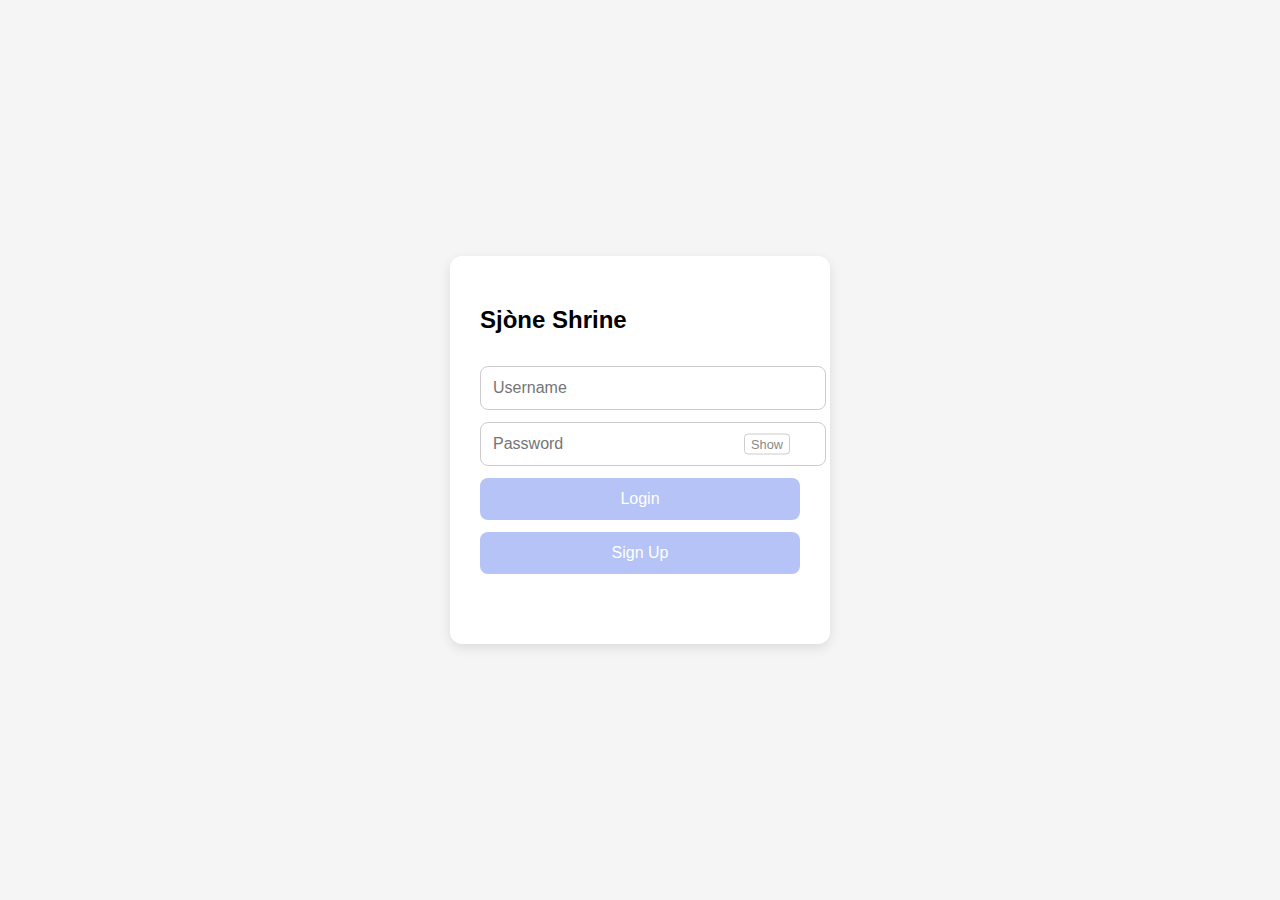
<file: index.html>
<!DOCTYPE html>
<html lang="en">
<head>
<meta charset="UTF-8">
<meta name="viewport" content="width=device-width, initial-scale=1.0">
<title>Sjòne Shrine Login Page</title>
<style>
  body { font-family: "Segoe UI", sans-serif; display:flex; justify-content:center; align-items:center; height:100vh; background:#f5f5f5; margin:0; }
  #loginCard { background:#fff; padding:30px; border-radius:12px; box-shadow:0 4px 12px rgba(0,0,0,0.1); width:320px; display:flex; flex-direction:column; gap:12px; }
  input { padding:12px; border-radius:8px; border:1px solid #ccc; font-size:1rem; width:100%; }
  button { padding:12px; border:none; border-radius:8px; background:#B6C3F7; color:#fff; font-size:1rem; cursor:pointer; }
  button:hover { background:#9AADE3; }
  #error { font-size:0.9rem; }
  .password-wrapper { position:relative; }
  .password-wrapper span { position:absolute; right:10px; top:50%; transform:translateY(-50%); cursor:pointer; user-select:none; color:#888; padding:2px 6px; border-radius:4px; border:1px solid #ccc; font-size:0.8rem; }
</style>
</head>
<body>

<div id="loginCard">
  <h2>Sjòne Shrine</h2>
  <input type="text" id="username" placeholder="Username">
  <div class="password-wrapper">
    <input type="password" id="password" placeholder="Password">
    <span id="toggleEye">Show</span>
  </div>
  <button id="loginBtn">Login</button>
  <button id="signupBtn">Sign Up</button>
  <p id="error"></p>
</div>

<script>
const WORKER_URL = 'https://shrine_users.sjoneshrine.workers.dev/'; 

const usernameInput = document.getElementById('username');
const passwordInput = document.getElementById('password');
const errorEl = document.getElementById('error');
const toggleEye = document.getElementById('toggleEye');

toggleEye.addEventListener('mouseover', () => passwordInput.type = 'text');
toggleEye.addEventListener('mouseout', () => passwordInput.type = 'password');

function handleResponse(res) {
  res.json().then(data => {
    if(data.success){
      errorEl.style.color = 'green';
      errorEl.innerText = data.message;
      // TODO: redirect to dashboard later
      // window.location.href = '/dashboard.html';
    } else {
      errorEl.style.color = '#a00';
      errorEl.innerText = data.message;
    }
  }).catch(e => console.error(e));
}

async function sendAction(action) {
  const username = usernameInput.value.trim();
  const password = passwordInput.value;
  if(!username || !password){ errorEl.style.color='#a00'; errorEl.innerText="Enter username and password"; return; }

  const res = await fetch(WORKER_URL, {
    method: 'POST',
    headers:{ 'Content-Type':'application/json' },
    body: JSON.stringify({ action, username, password })
  });
  handleResponse(res);
}

document.getElementById('loginBtn').addEventListener('click', () => sendAction('login'));
document.getElementById('signupBtn').addEventListener('click', () => sendAction('signup'));
passwordInput.addEventListener('keydown', e => { if(e.key==='Enter') sendAction('login'); });
</script>

</body>
</html>
</file>
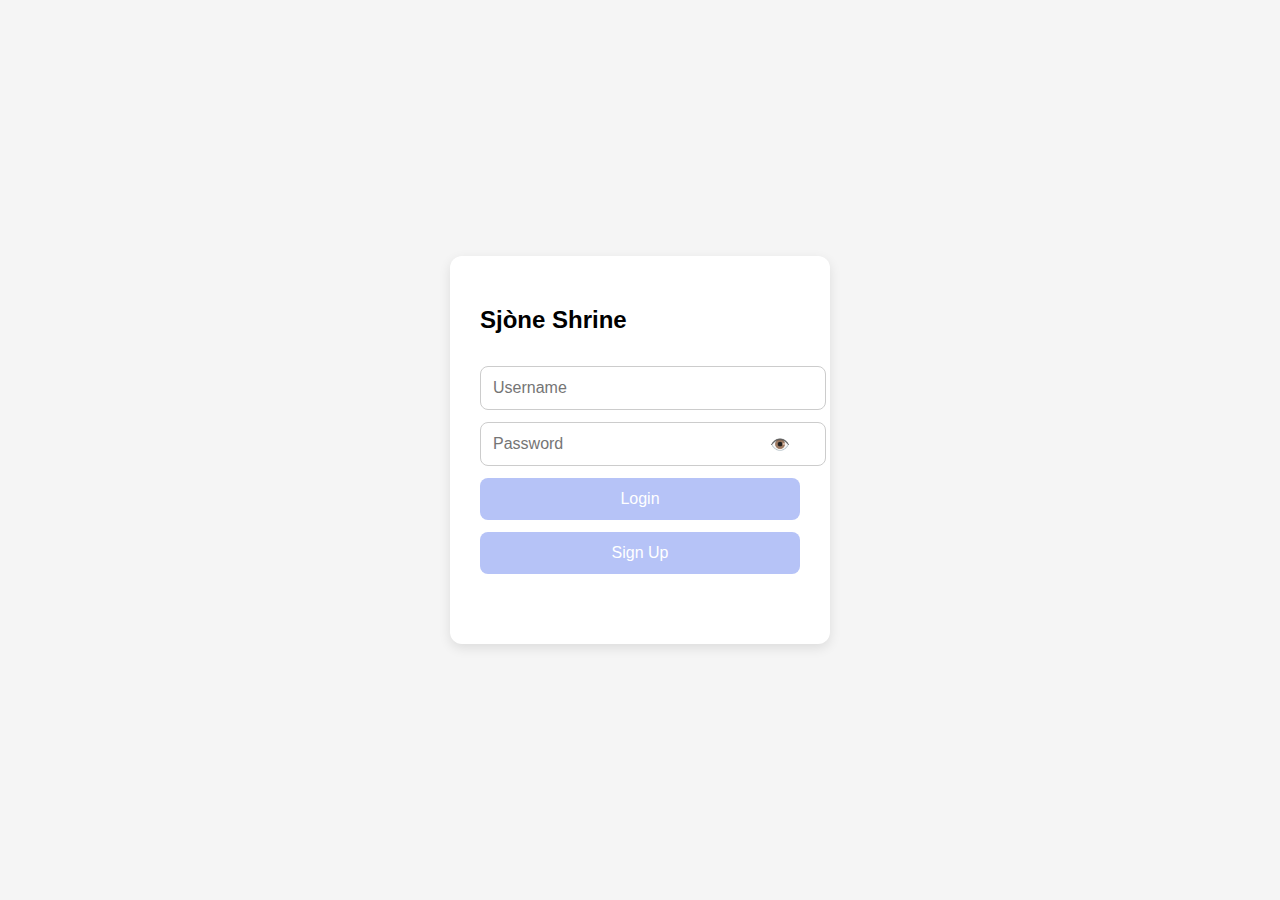
<file: github-pages/index.html>
<!DOCTYPE html>
<html lang="en">
<head>
<meta charset="UTF-8">
<meta name="viewport" content="width=device-width, initial-scale=1.0">
<title>Sjòne Shrine Login Page</title>
<style>
  body { font-family: "Segoe UI", sans-serif; display:flex; justify-content:center; align-items:center; height:100vh; background:#f5f5f5; margin:0; }
  #loginCard { background:#fff; padding:30px; border-radius:12px; box-shadow:0 4px 12px rgba(0,0,0,0.1); width:320px; display:flex; flex-direction:column; gap:12px; }
  input { padding:12px; border-radius:8px; border:1px solid #ccc; font-size:1rem; width:100%; }
  button { padding:12px; border:none; border-radius:8px; background:#B6C3F7; color:#fff; font-size:1rem; cursor:pointer; }
  button:hover { background:#9AADE3; }
  #error { color:#a00; font-size:0.9rem; }
  .password-wrapper { position:relative; }
  .password-wrapper span { position:absolute; right:10px; top:50%; transform:translateY(-50%); cursor:pointer; user-select:none; color:#888; }
</style>
</head>
<body>

<div id="loginCard">
  <h2>Sjòne Shrine</h2>
  <input type="text" id="username" placeholder="Username">
  <div class="password-wrapper">
    <input type="password" id="password" placeholder="Password">
    <span id="toggleEye">👁️</span>
  </div>
  <button id="loginBtn">Login</button>
  <button id="signupBtn">Sign Up</button>
  <p id="error"></p>
</div>

<script>
const WORKER_URL = 'https://YOUR_DEPLOYED_WORKER_URL.workers.dev'; // Replace with actual Worker URL

const usernameInput = document.getElementById('username');
const passwordInput = document.getElementById('password');
const errorEl = document.getElementById('error');
const toggleEye = document.getElementById('toggleEye');

toggleEye.addEventListener('mouseover', () => passwordInput.type = 'text');
toggleEye.addEventListener('mouseout', () => passwordInput.type = 'password');

function handleResponse(res) {
  res.json().then(data => {
    if(data.success){
      errorEl.style.color = 'green';
      errorEl.innerText = data.message;
      // TODO: redirect to dashboard later
      // Example: window.location.href = '/dashboard.html';
    } else {
      errorEl.style.color = '#a00';
      errorEl.innerText = data.error;
    }
  }).catch(e => console.error(e));
}

async function sendAction(action) {
  const username = usernameInput.value.trim();
  const password = passwordInput.value;
  if(!username || !password){ errorEl.innerText="Enter username and password"; return; }

  const res = await fetch(WORKER_URL, {
    method: 'POST',
    headers:{ 'Content-Type':'application/json' },
    body: JSON.stringify({ action, username, password })
  });
  handleResponse(res);
}

document.getElementById('loginBtn').addEventListener('click', () => sendAction('login'));
document.getElementById('signupBtn').addEventListener('click', () => sendAction('signup'));
passwordInput.addEventListener('keydown', e => { if(e.key==='Enter') sendAction('login'); });
</script>

</body>
</html>
</file>
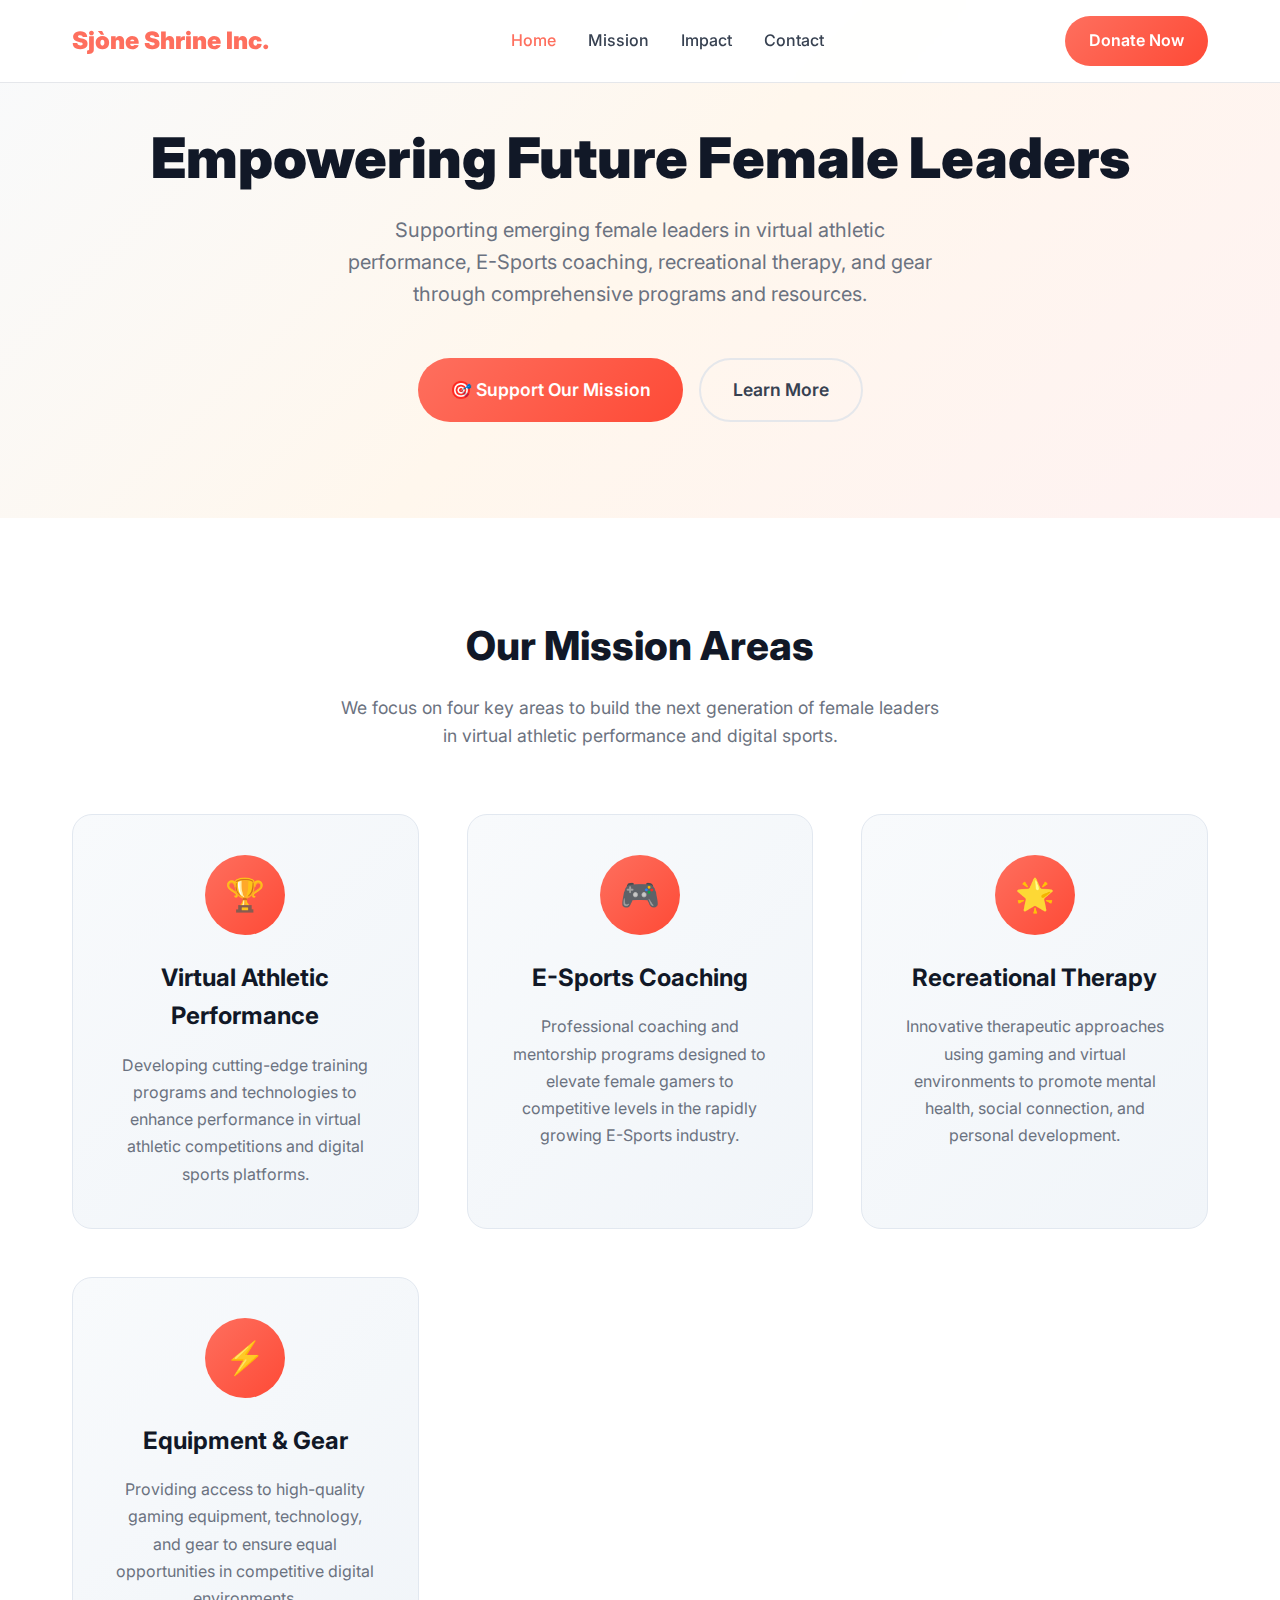
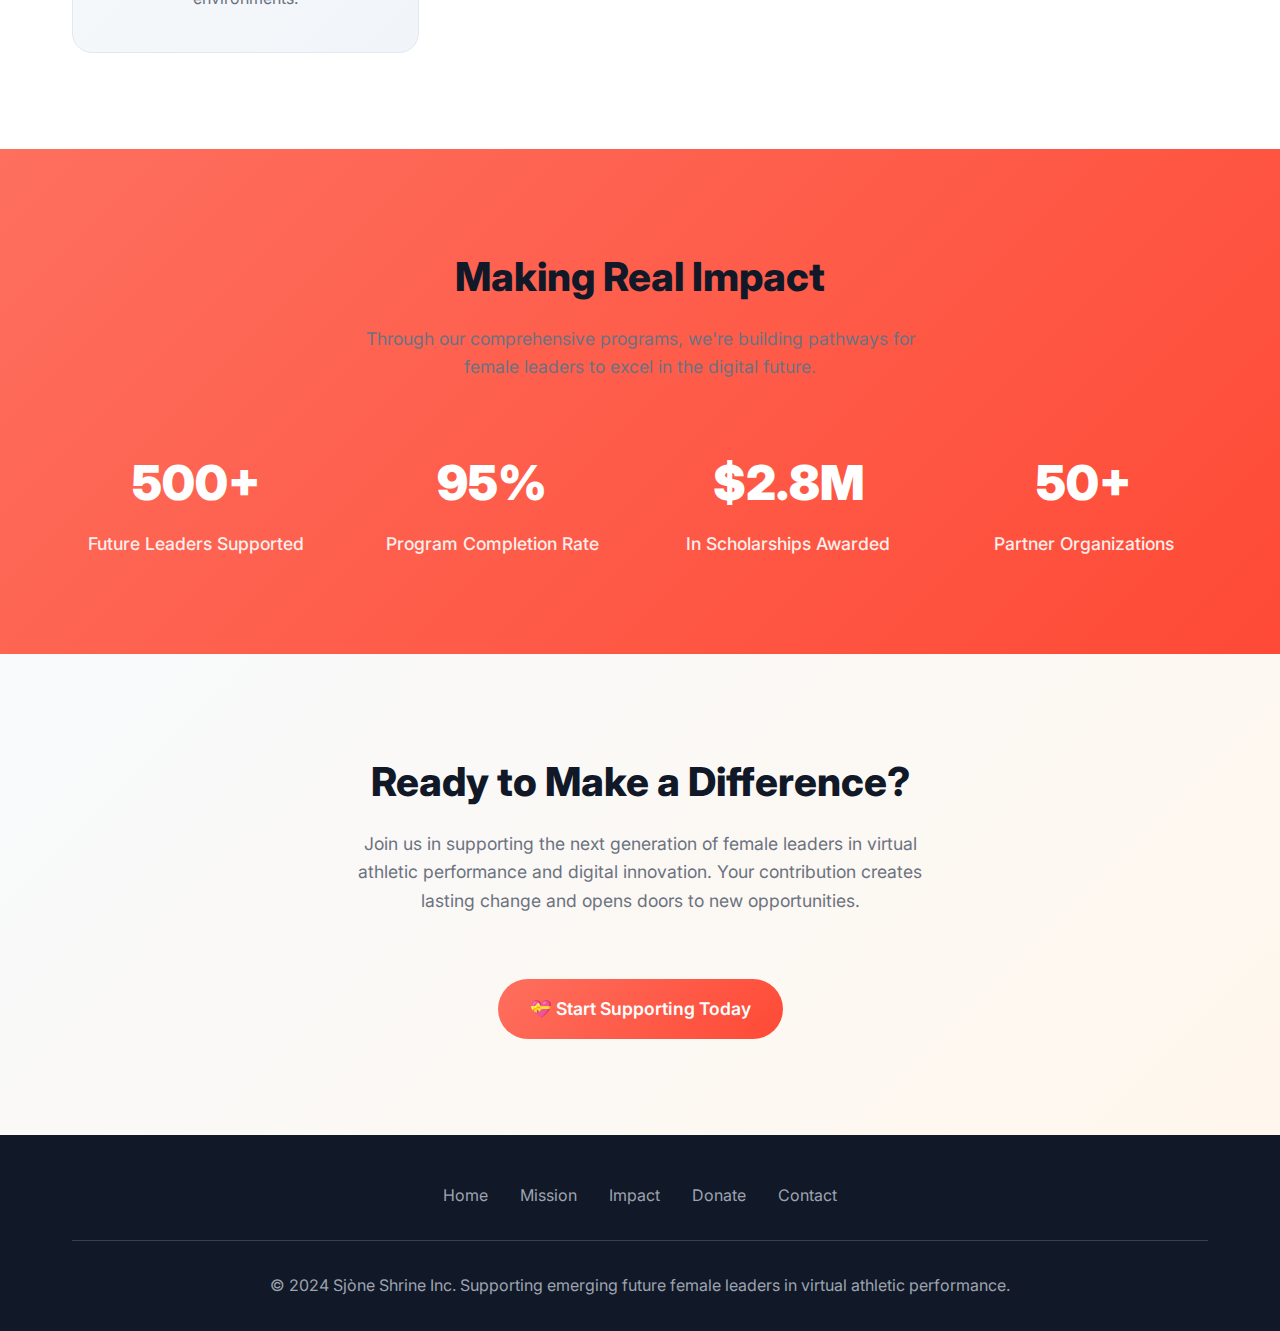
<file: frontend/build-complete/index.html>
<!DOCTYPE html>
<html lang="en">
<head>
    <meta charset="UTF-8">
    <meta name="viewport" content="width=device-width, initial-scale=1.0">
    <title>Sjòne Shrine Inc. | Supporting Future Female Leaders</title>
    <meta name="description" content="Supporting emerging future female leaders in virtual athletic performance, E-Sports coaching, recreational therapy, and gear.">
    <link href="https://fonts.googleapis.com/css2?family=Inter:wght@300;400;500;600;700;900&display=swap" rel="stylesheet">
    <style>
        * {
            margin: 0;
            padding: 0;
            box-sizing: border-box;
        }

        body {
            font-family: 'Inter', -apple-system, BlinkMacSystemFont, 'Segoe UI', Roboto, sans-serif;
            line-height: 1.6;
            color: #374151;
            background-color: #ffffff;
        }

        /* Navigation */
        .navbar {
            position: fixed;
            top: 0;
            width: 100%;
            background: rgba(255, 255, 255, 0.95);
            backdrop-filter: blur(10px);
            border-bottom: 1px solid #e5e7eb;
            z-index: 1000;
            padding: 1rem 0;
        }

        .nav-container {
            max-width: 1200px;
            margin: 0 auto;
            display: flex;
            justify-content: space-between;
            align-items: center;
            padding: 0 2rem;
        }

        .logo {
            font-size: 1.5rem;
            font-weight: 900;
            color: #FE6F5E;
            text-decoration: none;
        }

        .nav-links {
            display: flex;
            gap: 2rem;
            list-style: none;
        }

        .nav-links a {
            text-decoration: none;
            color: #374151;
            font-weight: 500;
            transition: color 0.3s ease;
        }

        .nav-links a:hover, .nav-links a.active {
            color: #FE6F5E;
        }

        .donate-btn {
            background: linear-gradient(135deg, #FE6F5E, #FE4A36);
            color: white;
            padding: 0.75rem 1.5rem;
            border-radius: 50px;
            text-decoration: none;
            font-weight: 600;
            transition: transform 0.3s ease, box-shadow 0.3s ease;
        }

        .donate-btn:hover {
            transform: translateY(-2px);
            box-shadow: 0 10px 25px rgba(254, 111, 94, 0.3);
        }

        /* Hero Section */
        .hero {
            background: linear-gradient(135deg, #f8fafc 0%, #fff7ed 50%, #fef2f2 100%);
            padding: 8rem 0 6rem;
            text-align: center;
        }

        .hero-container {
            max-width: 1200px;
            margin: 0 auto;
            padding: 0 2rem;
        }

        .hero-title {
            font-size: 3.5rem;
            font-weight: 900;
            color: #111827;
            margin-bottom: 1.5rem;
            line-height: 1.1;
        }

        .hero-subtitle {
            font-size: 1.25rem;
            color: #6b7280;
            margin-bottom: 3rem;
            max-width: 600px;
            margin-left: auto;
            margin-right: auto;
        }

        .hero-cta {
            display: inline-flex;
            gap: 1rem;
            flex-wrap: wrap;
            justify-content: center;
        }

        .btn-primary {
            background: linear-gradient(135deg, #FE6F5E, #FE4A36);
            color: white;
            padding: 1rem 2rem;
            border-radius: 50px;
            text-decoration: none;
            font-weight: 600;
            font-size: 1.1rem;
            transition: all 0.3s ease;
            display: inline-flex;
            align-items: center;
            gap: 0.5rem;
        }

        .btn-primary:hover {
            transform: translateY(-3px);
            box-shadow: 0 15px 30px rgba(254, 111, 94, 0.4);
        }

        .btn-secondary {
            background: transparent;
            color: #374151;
            padding: 1rem 2rem;
            border: 2px solid #e5e7eb;
            border-radius: 50px;
            text-decoration: none;
            font-weight: 600;
            font-size: 1.1rem;
            transition: all 0.3s ease;
        }

        .btn-secondary:hover {
            border-color: #FE6F5E;
            color: #FE6F5E;
            transform: translateY(-3px);
        }

        /* Mission Section */
        .mission {
            padding: 6rem 0;
            background: white;
        }

        .mission-container {
            max-width: 1200px;
            margin: 0 auto;
            padding: 0 2rem;
        }

        .section-title {
            text-align: center;
            font-size: 2.5rem;
            font-weight: 800;
            color: #111827;
            margin-bottom: 1rem;
        }

        .section-subtitle {
            text-align: center;
            font-size: 1.1rem;
            color: #6b7280;
            margin-bottom: 4rem;
            max-width: 600px;
            margin-left: auto;
            margin-right: auto;
        }

        .mission-grid {
            display: grid;
            grid-template-columns: repeat(auto-fit, minmax(300px, 1fr));
            gap: 3rem;
            margin-top: 4rem;
        }

        .mission-card {
            background: linear-gradient(135deg, #f8fafc, #f1f5f9);
            padding: 2.5rem;
            border-radius: 20px;
            text-align: center;
            transition: transform 0.3s ease, box-shadow 0.3s ease;
            border: 1px solid #e2e8f0;
        }

        .mission-card:hover {
            transform: translateY(-10px);
            box-shadow: 0 25px 50px rgba(0, 0, 0, 0.1);
        }

        .mission-icon {
            width: 80px;
            height: 80px;
            margin: 0 auto 1.5rem;
            background: linear-gradient(135deg, #FE6F5E, #FE4A36);
            border-radius: 50%;
            display: flex;
            align-items: center;
            justify-content: center;
            font-size: 2rem;
        }

        .mission-card h3 {
            font-size: 1.5rem;
            font-weight: 700;
            color: #111827;
            margin-bottom: 1rem;
        }

        .mission-card p {
            color: #6b7280;
            line-height: 1.7;
        }

        /* Impact Section */
        .impact {
            padding: 6rem 0;
            background: linear-gradient(135deg, #FE6F5E 0%, #FE4A36 100%);
            color: white;
            text-align: center;
        }

        .impact-container {
            max-width: 1200px;
            margin: 0 auto;
            padding: 0 2rem;
        }

        .impact-stats {
            display: grid;
            grid-template-columns: repeat(auto-fit, minmax(200px, 1fr));
            gap: 3rem;
            margin-top: 4rem;
        }

        .stat {
            text-align: center;
        }

        .stat-number {
            font-size: 3rem;
            font-weight: 900;
            display: block;
            margin-bottom: 0.5rem;
        }

        .stat-label {
            font-size: 1.1rem;
            opacity: 0.9;
            font-weight: 500;
        }

        /* CTA Section */
        .cta {
            padding: 6rem 0;
            background: linear-gradient(135deg, #f8fafc 0%, #fff7ed 100%);
            text-align: center;
        }

        .cta-container {
            max-width: 800px;
            margin: 0 auto;
            padding: 0 2rem;
        }

        /* Footer */
        .footer {
            background: #111827;
            color: white;
            padding: 3rem 0 2rem;
            text-align: center;
        }

        .footer-container {
            max-width: 1200px;
            margin: 0 auto;
            padding: 0 2rem;
        }

        .footer-links {
            display: flex;
            justify-content: center;
            gap: 2rem;
            margin-bottom: 2rem;
            flex-wrap: wrap;
        }

        .footer-links a {
            color: #9ca3af;
            text-decoration: none;
            transition: color 0.3s ease;
        }

        .footer-links a:hover {
            color: #FE6F5E;
        }

        .footer-bottom {
            border-top: 1px solid #374151;
            padding-top: 2rem;
            color: #9ca3af;
        }

        /* Responsive */
        @media (max-width: 768px) {
            .nav-links {
                display: none;
            }

            .hero-title {
                font-size: 2.5rem;
            }

            .hero-cta {
                flex-direction: column;
                align-items: center;
            }

            .mission-grid {
                grid-template-columns: 1fr;
            }

            .impact-stats {
                grid-template-columns: repeat(2, 1fr);
            }
        }

        @media (max-width: 480px) {
            .nav-container {
                padding: 0 1rem;
            }

            .hero-container,
            .mission-container,
            .impact-container,
            .cta-container,
            .footer-container {
                padding: 0 1rem;
            }

            .impact-stats {
                grid-template-columns: 1fr;
            }
        }
    </style>
</head>
<body>
    <!-- Navigation -->
    <nav class="navbar">
        <div class="nav-container">
            <a href="#" class="logo">Sjòne Shrine Inc.</a>
            <ul class="nav-links">
                <li><a href="#home" class="active">Home</a></li>
                <li><a href="#mission">Mission</a></li>
                <li><a href="#impact">Impact</a></li>
                <li><a href="#contact">Contact</a></li>
            </ul>
            <a href="./donations/" class="donate-btn">Donate Now</a>
        </div>
    </nav>

    <!-- Hero Section -->
    <section id="home" class="hero">
        <div class="hero-container">
            <h1 class="hero-title">Empowering Future Female Leaders</h1>
            <p class="hero-subtitle">
                Supporting emerging female leaders in virtual athletic performance, 
                E-Sports coaching, recreational therapy, and gear through comprehensive 
                programs and resources.
            </p>
            <div class="hero-cta">
                <a href="./donations/" class="btn-primary">
                    🎯 Support Our Mission
                </a>
                <a href="#mission" class="btn-secondary">Learn More</a>
            </div>
        </div>
    </section>

    <!-- Mission Section -->
    <section id="mission" class="mission">
        <div class="mission-container">
            <h2 class="section-title">Our Mission Areas</h2>
            <p class="section-subtitle">
                We focus on four key areas to build the next generation of female leaders 
                in virtual athletic performance and digital sports.
            </p>
            
            <div class="mission-grid">
                <div class="mission-card">
                    <div class="mission-icon">🏆</div>
                    <h3>Virtual Athletic Performance</h3>
                    <p>
                        Developing cutting-edge training programs and technologies to enhance 
                        performance in virtual athletic competitions and digital sports platforms.
                    </p>
                </div>
                
                <div class="mission-card">
                    <div class="mission-icon">🎮</div>
                    <h3>E-Sports Coaching</h3>
                    <p>
                        Professional coaching and mentorship programs designed to elevate 
                        female gamers to competitive levels in the rapidly growing E-Sports industry.
                    </p>
                </div>
                
                <div class="mission-card">
                    <div class="mission-icon">🌟</div>
                    <h3>Recreational Therapy</h3>
                    <p>
                        Innovative therapeutic approaches using gaming and virtual environments 
                        to promote mental health, social connection, and personal development.
                    </p>
                </div>
                
                <div class="mission-card">
                    <div class="mission-icon">⚡</div>
                    <h3>Equipment & Gear</h3>
                    <p>
                        Providing access to high-quality gaming equipment, technology, and gear 
                        to ensure equal opportunities in competitive digital environments.
                    </p>
                </div>
            </div>
        </div>
    </section>

    <!-- Impact Section -->
    <section id="impact" class="impact">
        <div class="impact-container">
            <h2 class="section-title">Making Real Impact</h2>
            <p class="section-subtitle">
                Through our comprehensive programs, we're building pathways for female 
                leaders to excel in the digital future.
            </p>
            
            <div class="impact-stats">
                <div class="stat">
                    <span class="stat-number">500+</span>
                    <span class="stat-label">Future Leaders Supported</span>
                </div>
                <div class="stat">
                    <span class="stat-number">95%</span>
                    <span class="stat-label">Program Completion Rate</span>
                </div>
                <div class="stat">
                    <span class="stat-number">$2.8M</span>
                    <span class="stat-label">In Scholarships Awarded</span>
                </div>
                <div class="stat">
                    <span class="stat-number">50+</span>
                    <span class="stat-label">Partner Organizations</span>
                </div>
            </div>
        </div>
    </section>

    <!-- CTA Section -->
    <section class="cta">
        <div class="cta-container">
            <h2 class="section-title">Ready to Make a Difference?</h2>
            <p class="section-subtitle">
                Join us in supporting the next generation of female leaders in virtual 
                athletic performance and digital innovation. Your contribution creates 
                lasting change and opens doors to new opportunities.
            </p>
            <div style="margin-top: 2rem;">
                <a href="./donations/" class="btn-primary">
                    💝 Start Supporting Today
                </a>
            </div>
        </div>
    </section>

    <!-- Footer -->
    <footer id="contact" class="footer">
        <div class="footer-container">
            <div class="footer-links">
                <a href="#home">Home</a>
                <a href="#mission">Mission</a>
                <a href="#impact">Impact</a>
                <a href="./donations/">Donate</a>
                <a href="mailto:contact@sjoneshrine.org">Contact</a>
            </div>
            <div class="footer-bottom">
                <p>&copy; 2024 Sjòne Shrine Inc. Supporting emerging future female leaders in virtual athletic performance.</p>
            </div>
        </div>
    </footer>

    <script>
        // Smooth scrolling for navigation links
        document.querySelectorAll('a[href^="#"]').forEach(anchor => {
            anchor.addEventListener('click', function (e) {
                e.preventDefault();
                const target = document.querySelector(this.getAttribute('href'));
                if (target) {
                    target.scrollIntoView({
                        behavior: 'smooth',
                        block: 'start'
                    });
                }
            });
        });

        // Active navigation state
        window.addEventListener('scroll', () => {
            const sections = document.querySelectorAll('section[id]');
            const navLinks = document.querySelectorAll('.nav-links a');
            
            let current = '';
            sections.forEach(section => {
                const sectionTop = section.offsetTop - 100;
                if (window.pageYOffset >= sectionTop) {
                    current = section.getAttribute('id');
                }
            });

            navLinks.forEach(link => {
                link.classList.remove('active');
                if (link.getAttribute('href') === `#${current}`) {
                    link.classList.add('active');
                }
            });
        });
    </script>
</body>
</html>
</file>
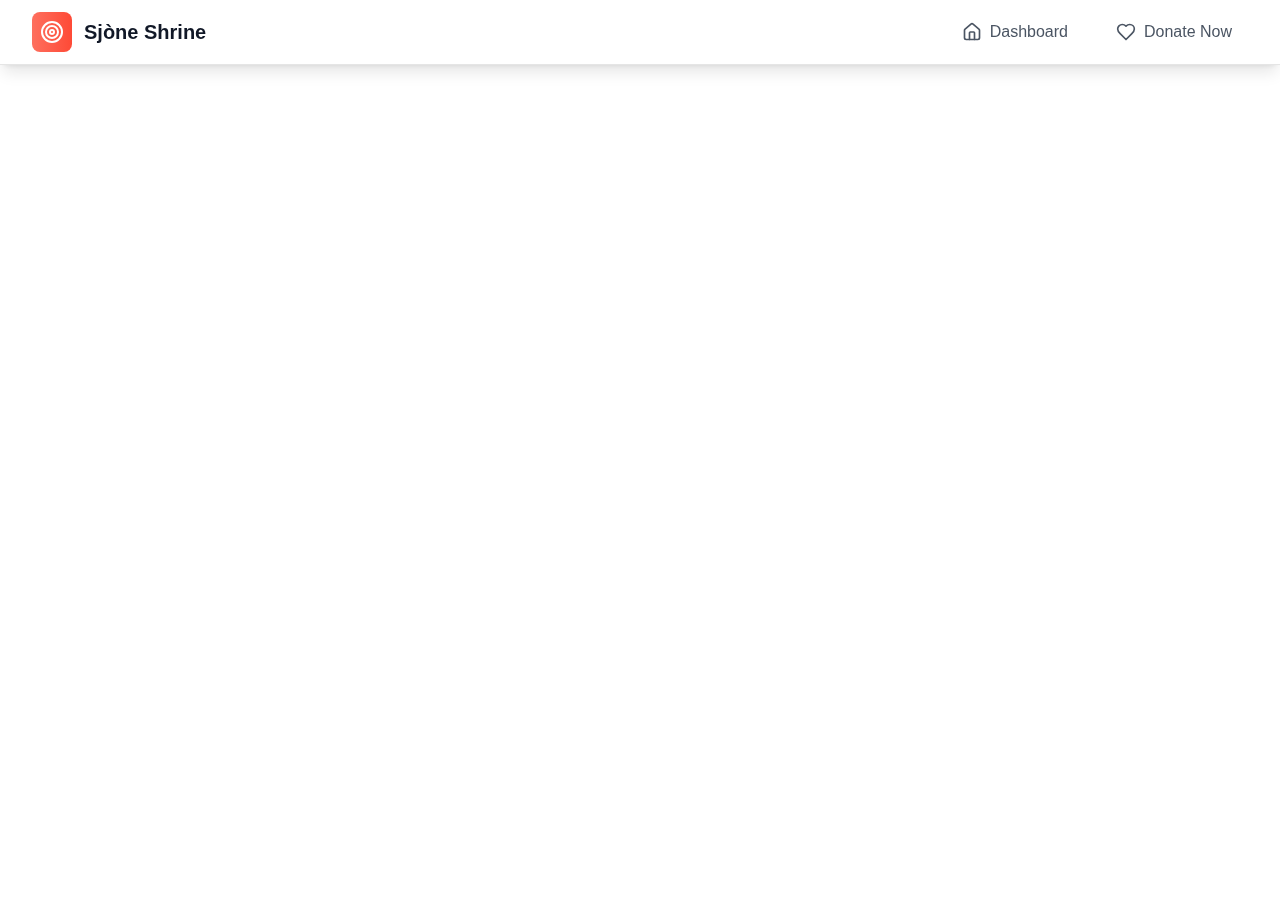
<file: frontend/build-complete/donations/index.html>
<!doctype html><html lang="en"><head><meta charset="utf-8"/><link rel="icon" href="./favicon.ico"/><meta name="viewport" content="width=device-width,initial-scale=1"/><meta name="theme-color" content="#000000"/><meta name="description" content="Sjòne Shrine Inc. Donations Goal Tracker - Supporting emerging future female leaders in virtual athletic performance, E-Sports coaching, recreational therapy, and gear."/><link rel="apple-touch-icon" href="./logo192.png"/><link rel="manifest" href="./manifest.json"/><title>Donations | Sjòne Shrine Inc.</title><script defer="defer" src="./static/js/main.79b7cb80.js"></script><link href="./static/css/main.0b81a705.css" rel="stylesheet"></head><body><noscript>You need to enable JavaScript to run this app.</noscript><div id="root"></div></body></html>
</file>
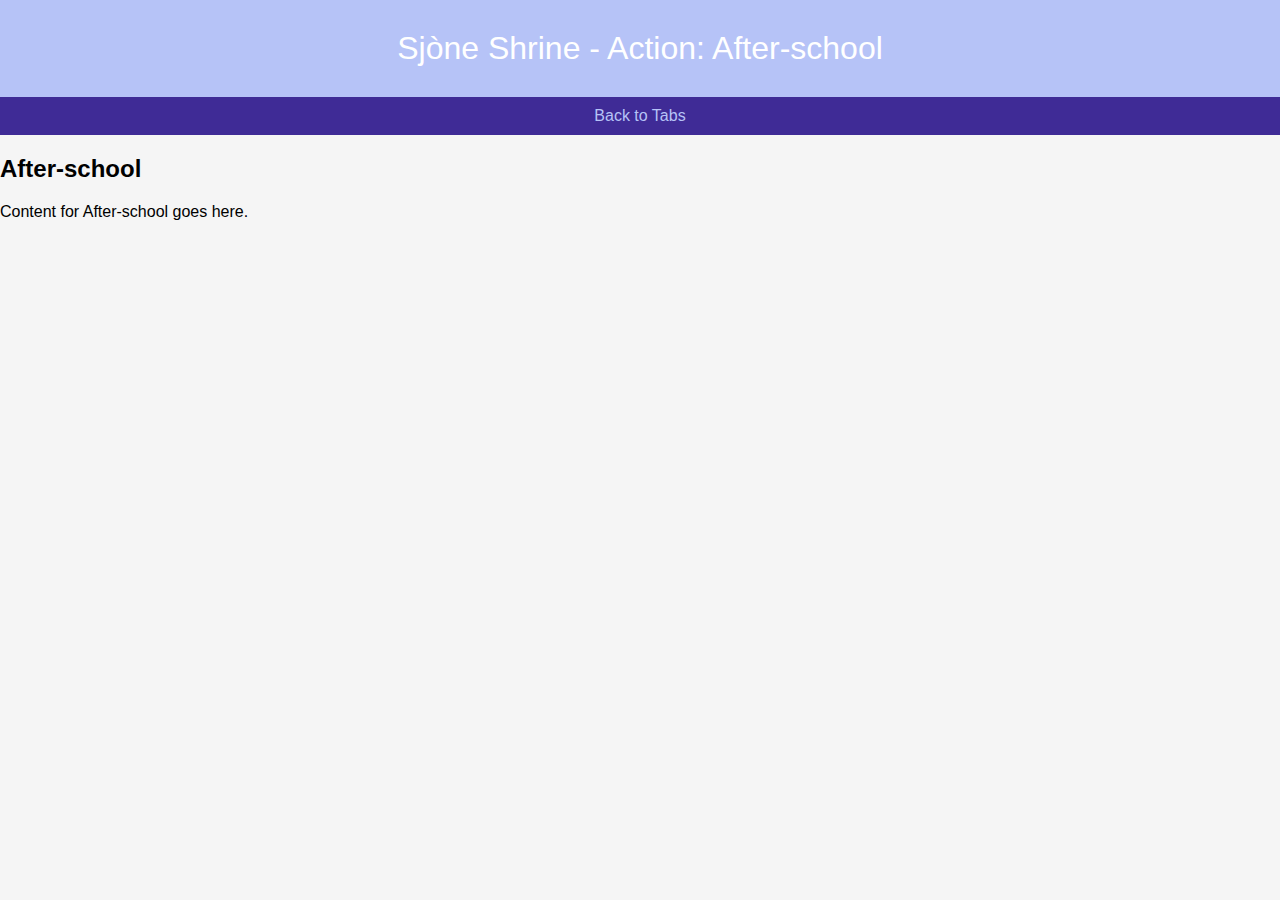
<file: afterschhool.html>
<!DOCTYPE html>
<html lang="en">
<head>
<meta charset="UTF-8">
<meta name="viewport" content="width=device-width, initial-scale=1.0">
<title>After-school</title>
<link rel="stylesheet" href="style.css">
</head>
<body>
<header>Sjòne Shrine - Action: After-school</header>
<nav>
    <a href="tabs.html">Back to Tabs</a>
</nav>
<main>
    <h2>After-school</h2>
    <p>Content for After-school goes here.</p>
</main>
</body>
</html>
</file>
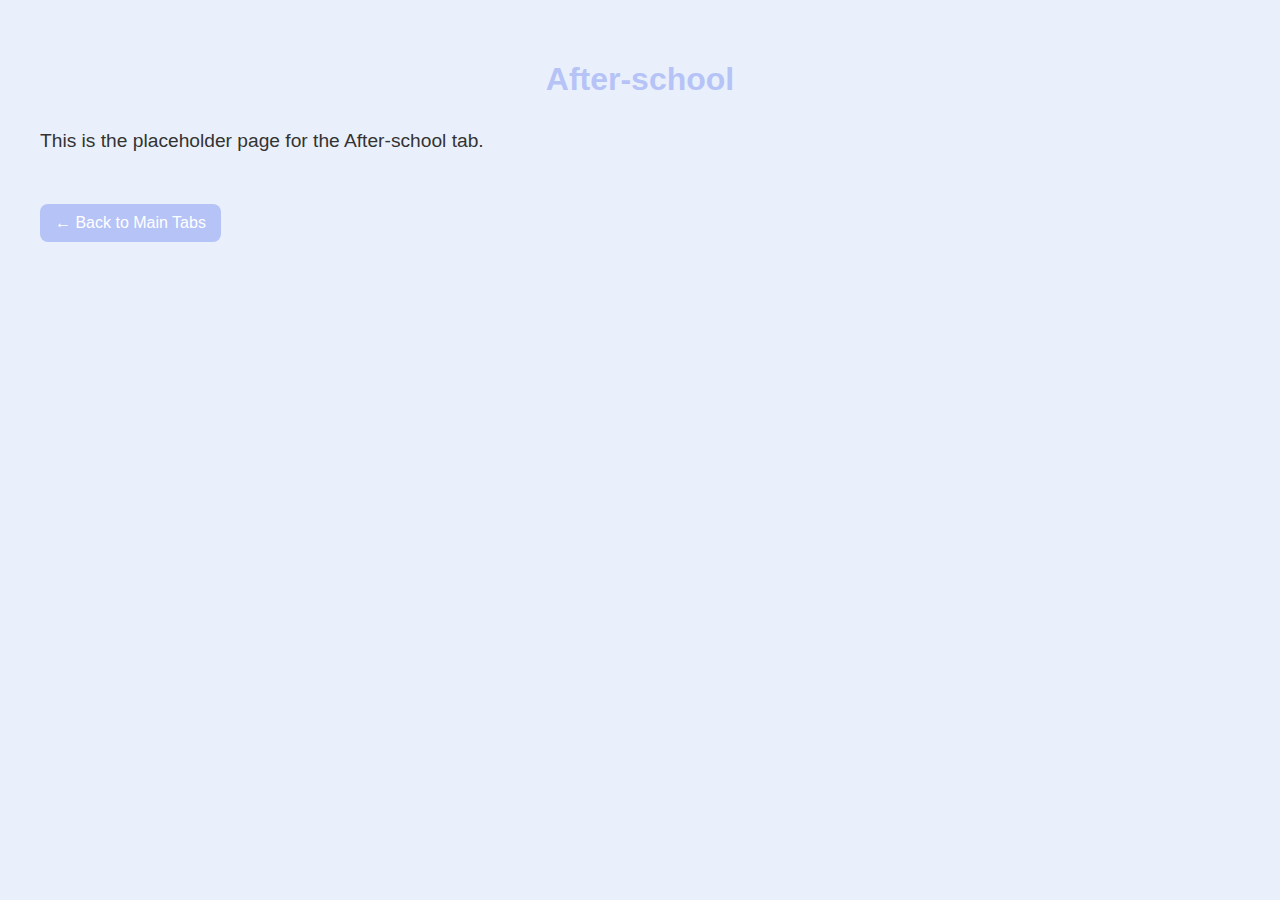
<file: afterschool.html>
<!DOCTYPE html>
<html lang="en">
<head>
<meta charset="UTF-8">
<meta name="viewport" content="width=device-width, initial-scale=1.0">
<title>After-school</title>
<style>
  body { font-family: "Segoe UI", sans-serif; background: #EAF0FB; padding: 2rem; }
  header { text-align: center; margin-bottom: 2rem; }
  h1 { color: #B6C3F7; }
  p { font-size: 1.2rem; color: #333; }
  a.back { display: inline-block; margin-top: 2rem; padding: 10px 15px; background: #B6C3F7; color: #fff; border-radius: 8px; text-decoration: none; }
  a.back:hover { background: #95a5e1; }
</style>
</head>
<body>
<header>
  <h1>After-school</h1>
</header>
<p>This is the placeholder page for the After-school tab.</p>
<a class="back" href="index.html">← Back to Main Tabs</a>
</body>
</html>
</file>
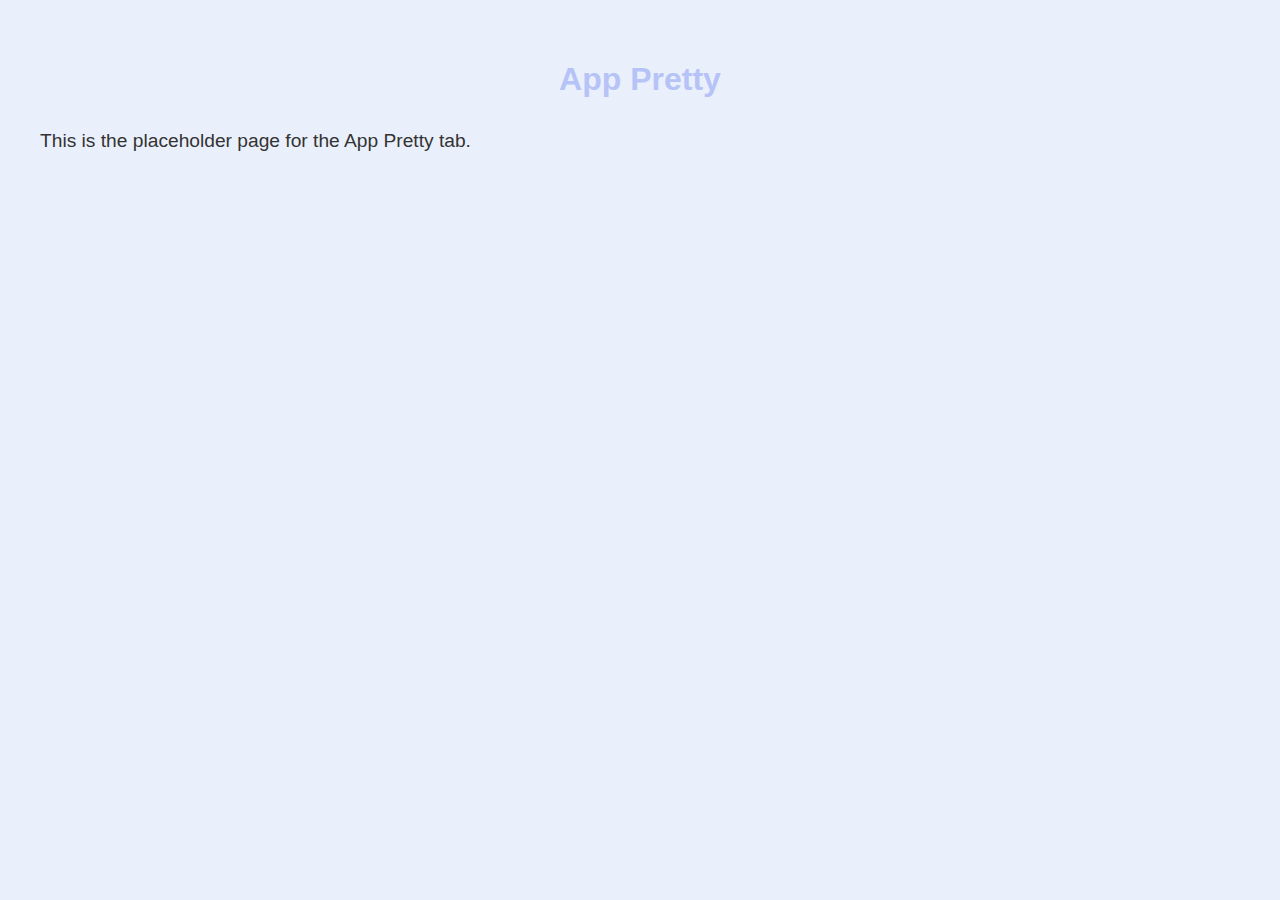
<file: apppretty.html>
<!DOCTYPE html>
<html lang="en">
<head>
<meta charset="UTF-8">
<meta name="viewport" content="width=device-width, initial-scale=1.0">
<title>App Pretty</title>
<style>
  body { font-family: "Segoe UI", sans-serif; background: #EAF0FB; padding: 2rem; }
  header { text-align: center; margin-bottom: 2rem; }
  h1 { color: #B6C3F7; }
  p { font-size: 1.2rem; color: #333; }
</style>
</head>
<body>
<header>
  <h1>App Pretty</h1>
</header>
<p>This is the placeholder page for the App Pretty tab.</p>
</body>
</html>
</file>
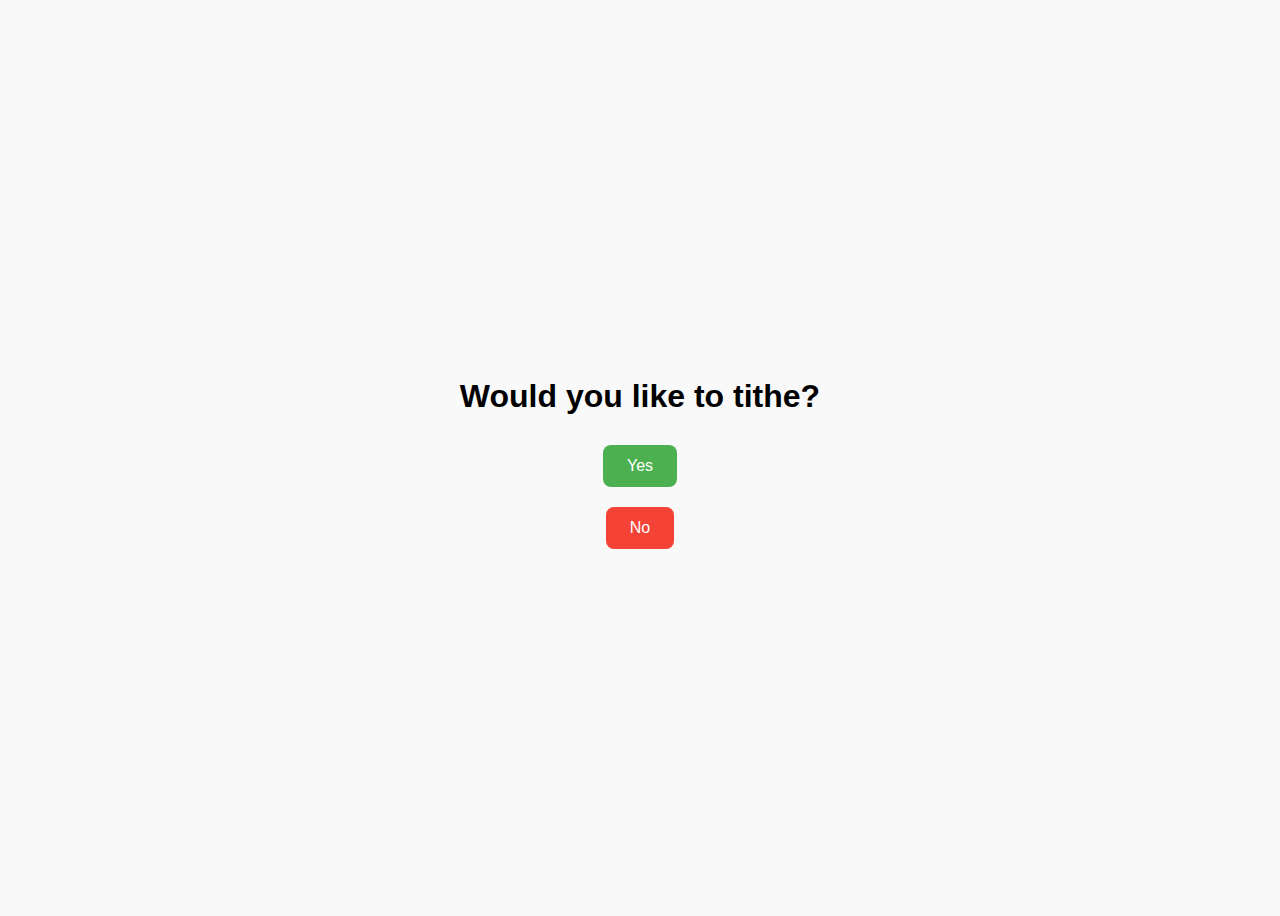
<file: donations.html>
<!DOCTYPE html>
<html lang="en">
<head>
  <meta charset="UTF-8">
  <meta name="viewport" content="width=device-width, initial-scale=1.0">
  <title>Tithe Decision</title>
  <style>
    body {
      font-family: Arial, sans-serif;
      display: flex;
      flex-direction: column;
      align-items: center;
      justify-content: center;
      height: 100vh;
      background: #f9f9f9;
    }
    h1 {
      margin-bottom: 20px;
    }
    .btn {
      padding: 12px 24px;
      margin: 10px;
      border: none;
      border-radius: 8px;
      cursor: pointer;
      font-size: 16px;
      transition: 0.3s;
    }
    .yes { background-color: #4caf50; color: white; }
    .no { background-color: #f44336; color: white; }
    .btn:hover { opacity: 0.8; }
    #donationTracker {
      margin-top: 30px;
      padding: 20px;
      background: white;
      border: 1px solid #ccc;
      border-radius: 10px;
      display: none;
      text-align: center;
    }
    progress {
      width: 100%;
      height: 20px;
    }
  </style>
</head>
<body>
  <h1>Would you like to tithe?</h1>
  <button class="btn yes" onclick="showDonation()">Yes</button>
  <button class="btn no" onclick="goToAuth()">No</button>

  <div id="donationTracker">
    <h2>Donation Tracker</h2>
    <p>Total Raised: <strong>$1,250</strong> / $50,000</p>
    <progress value="1250" max="50000"></progress>
    <p><em>Thank you for supporting our mission. Your donation ensures you’ll receive direct access.</em></p>
    <!-- You can embed your donation button/service here -->
    <button class="btn yes" onclick="alert('Donation button placeholder')">Donate Now</button>
  </div>

  <script>
    function showDonation() {
      document.getElementById('donationTracker').style.display = 'block';
    }
    function goToAuth() {
      // Send them to the Cloudflare-protected section
      window.location.href = "tabs.html";
    }
  </script>
</body>
</html>
</file>
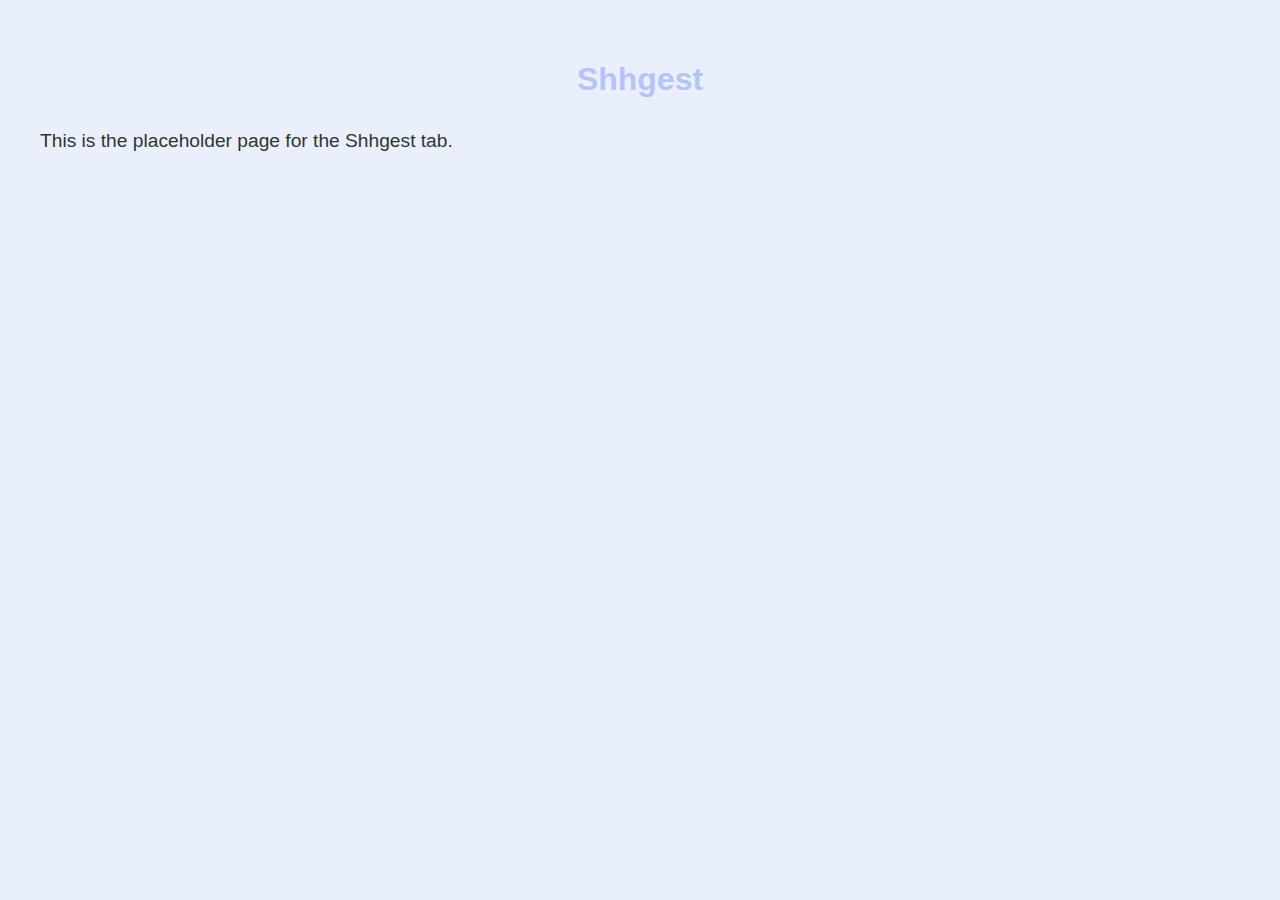
<file: shhgest.html>
<!DOCTYPE html>
<html lang="en">
<head>
<meta charset="UTF-8">
<meta name="viewport" content="width=device-width, initial-scale=1.0">
<title>Shhgest</title>
<style>
  body { font-family: "Segoe UI", sans-serif; background: #EAF0FB; padding: 2rem; }
  header { text-align: center; margin-bottom: 2rem; }
  h1 { color: #B6C3F7; }
  p { font-size: 1.2rem; color: #333; }
</style>
</head>
<body>
<header>
  <h1>Shhgest</h1>
</header>
<p>This is the placeholder page for the Shhgest tab.</p>
</body>
</html>
</file>
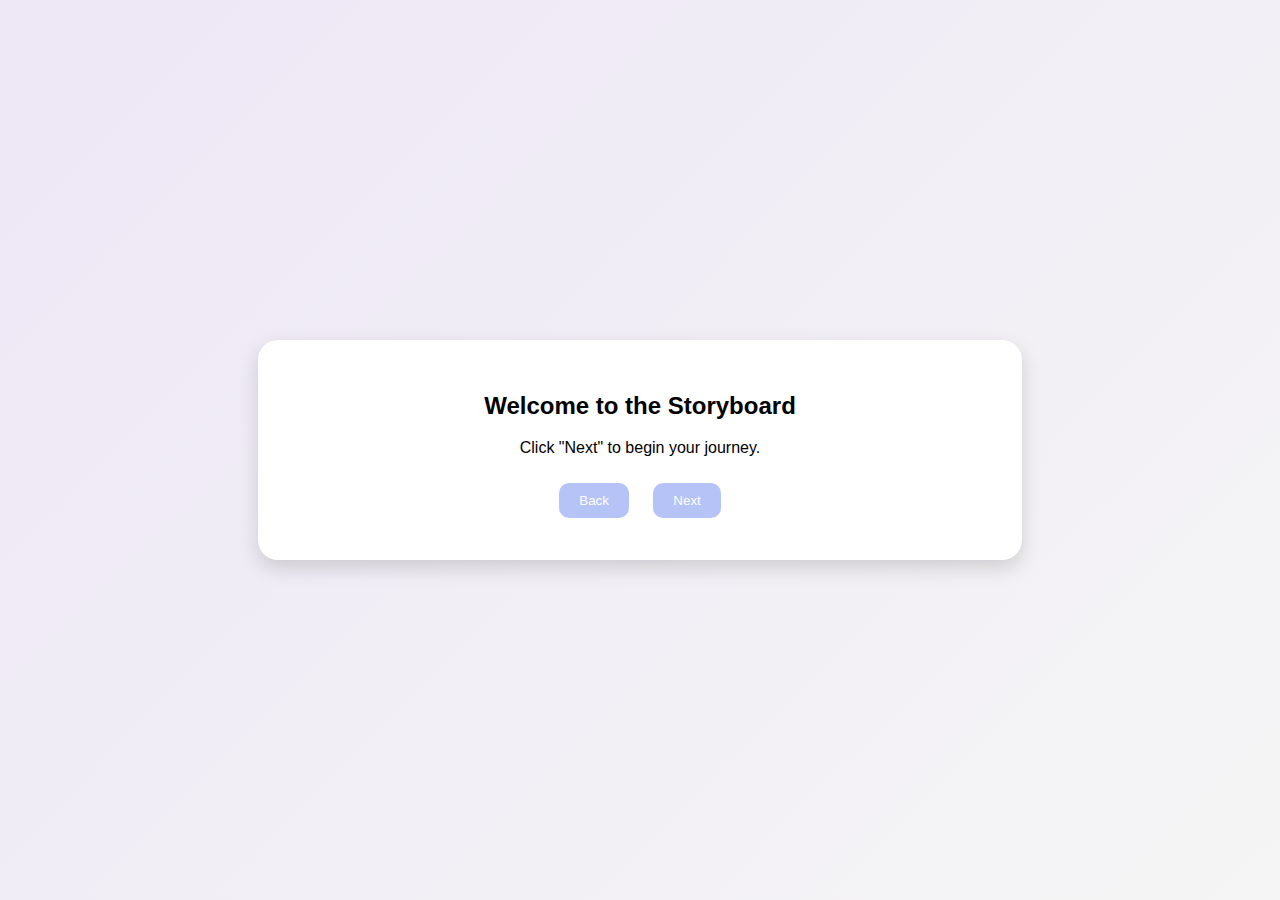
<file: Storyboard.html>
<!DOCTYPE html>
<html lang="en">
<head>
  <meta charset="UTF-8">
  <meta name="viewport" content="width=device-width, initial-scale=1.0">
  <title>Storyboard - Sjone Shrine</title>
  <link rel="stylesheet" href="style.css">
  <style>
    body {
      font-family: "Segoe UI", sans-serif;
      background: linear-gradient(135deg, #ede7f6, #f5f5f5);
      margin: 0;
      padding: 0;
      display: flex;
      justify-content: center;
      align-items: center;
      min-height: 100vh;
    }

    .story-container {
      background: #fff;
      padding: 2rem;
      border-radius: 20px;
      box-shadow: 0 8px 20px rgba(0,0,0,0.15);
      width: 90%;
      max-width: 700px;
      text-align: center;
    }

    .navigation button {
      padding: 10px 20px;
      margin: 10px;
      border-radius: 10px;
      border: none;
      background: #B6C3F7;
      color: #fff;
      cursor: pointer;
      transition: background 0.2s;
    }

    .navigation button:hover {
      background: #8fa8f7;
    }

    .story-page {
      display: none;
    }

    .story-page.active {
      display: block;
    }
  </style>
</head>
<body>

  <div class="story-container">
    <div id="page1" class="story-page active">
      <h2>Welcome to the Storyboard</h2>
      <p>Click "Next" to begin your journey.</p>
    </div>

    <div id="page2" class="story-page">
      <h2>Page 2</h2>
      <p>Content goes here.</p>
    </div>

    <!-- Add more storyboard pages as needed -->

    <div class="navigation">
      <button id="prevBtn" onclick="prevPage()">Back</button>
      <button id="nextBtn" onclick="nextPage()">Next</button>
    </div>
  </div>

  <script>
    const pages = document.querySelectorAll(".story-page");
    let currentPage = 0;

    function showPage(index) {
      pages.forEach((page, i) => page.classList.remove("active"));
      pages[index].classList.add("active");

      // Disable Back button on first page
      document.getElementById("prevBtn").disabled = index === 0;
    }

    function nextPage() {
      if (currentPage < pages.length - 1) {
        currentPage++;
        showPage(currentPage);
      } else {
        // Optional: show final test or "Claim Account" section
        alert("End of storyboard. Test/Claim Account goes here.");
      }
    }

    function prevPage() {
      if (currentPage > 0) {
        currentPage--;
        showPage(currentPage);
      }
    }

    showPage(currentPage);
  </script>
</body>
</html>
</file>
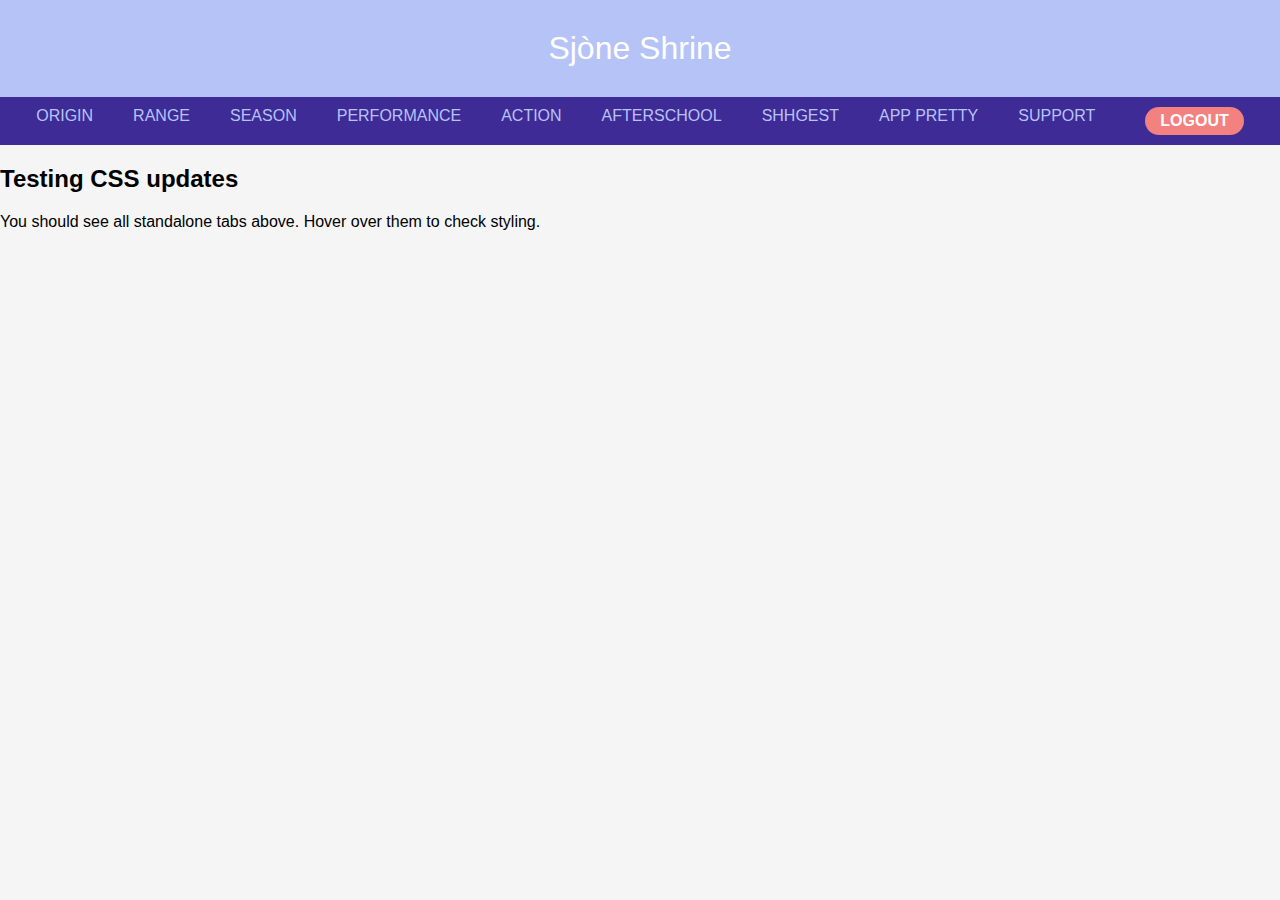
<file: tabs-test.html>
<!DOCTYPE html>
<html lang="en">
<head>
  <meta charset="UTF-8">
  <meta name="viewport" content="width=device-width, initial-scale=1.0">
  <title>Sjòne Shrine Tabs (Test)</title>
  <!-- Use cache-busting ?v=5 to make sure new CSS loads -->
  <link rel="stylesheet" href="style.css?v=5">
</head>
<body>

<header>Sjòne Shrine</header> 

<nav>
  <a href="#">ORIGIN</a>
  <a href="#">RANGE</a>
  <a href="#">SEASON</a>
  <a href="#">PERFORMANCE</a>
  <a href="#">ACTION</a>
  <a href="#">AFTERSCHOOL</a>
  <a href="#">SHHGEST</a>
  <a href="#">APP PRETTY</a>
  <a href="#">SUPPORT</a>
  <a id="logout" href="login.html">LOGOUT</a>
</nav>

<main>
  <h2>Testing CSS updates</h2>
  <p>You should see all standalone tabs above. Hover over them to check styling.</p>
</main>

</body>
</html>
</file>
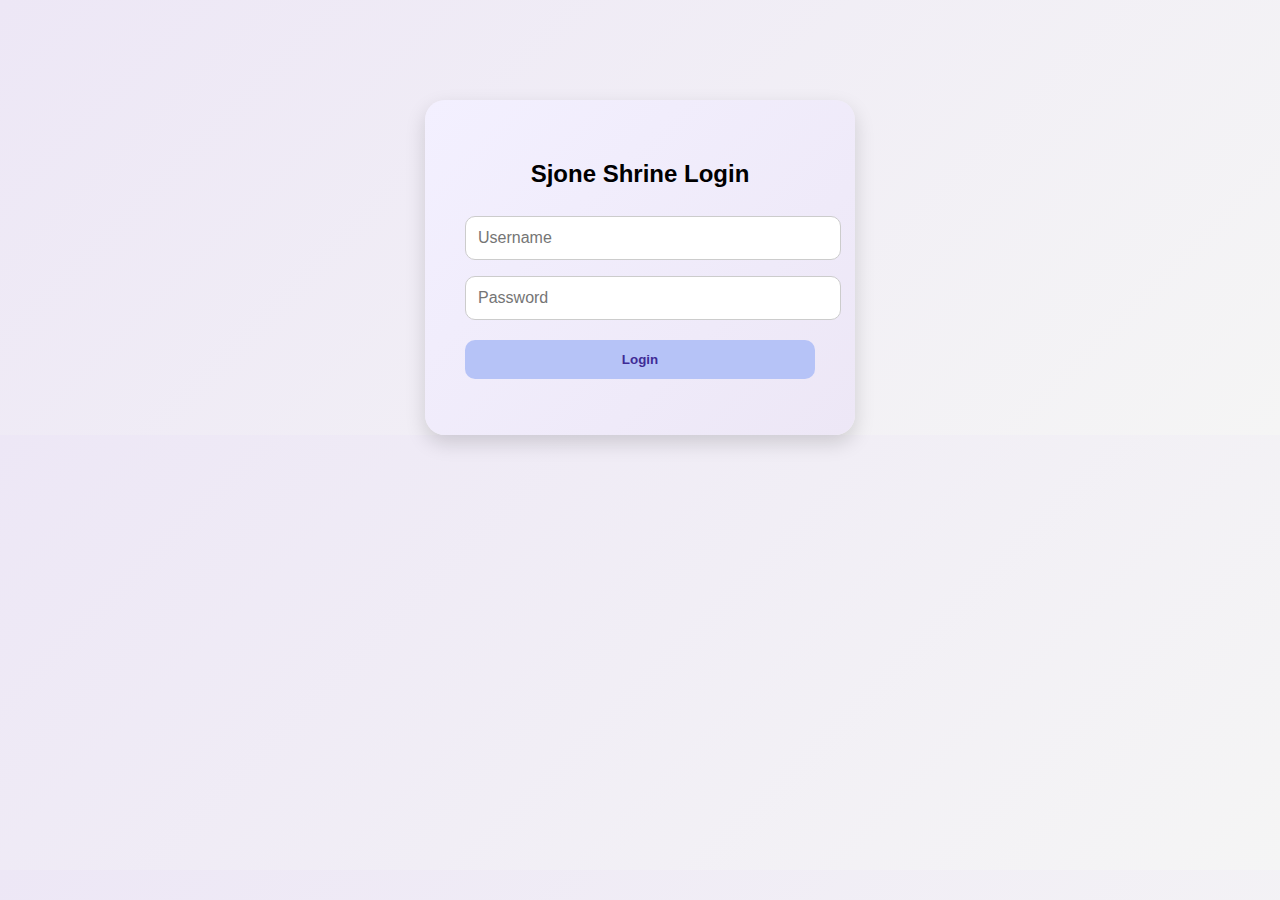
<file: tabs.html>
<!DOCTYPE html>
<html lang="en">
<head>
<meta charset="UTF-8">
<meta name="viewport" content="width=device-width, initial-scale=1.0">
<title>Sjone Shrine</title>
<style>
  body {
    font-family: "Segoe UI", sans-serif;
    background: linear-gradient(135deg, #ede7f6, #f5f5f5);
    margin: 0;
    padding: 0;
  }

  /* Login Card */
  #loginDiv {
    width: 100%;
    display: block;
    padding-top: 100px;
    text-align: center;
  }

  #loginCard {
    display: inline-block;
    background: linear-gradient(135deg, #f3f0ff, #ede7f6);
    padding: 40px;
    border-radius: 20px;
    box-shadow: 0 8px 20px rgba(0,0,0,0.15);
    text-align: center;
    width: 350px;
  }

  #loginCard input {
    width: 100%;
    padding: 12px;
    margin: 8px 0;
    border-radius: 10px;
    border: 1px solid #ccc;
    font-size: 16px;
  }

  #loginCard button {
    width: 100%;
    padding: 12px;
    margin-top: 12px;
    border-radius: 10px;
    border: none;
    background-color: #B6C3F7;
    color: #3f2b96;
    font-weight: bold;
    cursor: pointer;
    transition: background 0.2s;
  }

  #loginCard button:hover {
    background-color: #9FA8F7;
  }

  #loginError {
    color: red;
    margin-top: 10px;
  }

  /* Navbar / Tabs */
  .navbar {
    display: flex;
    align-items: center;
    background-color: #fff;
    padding: 10px 20px;
    box-shadow: 0 4px 10px rgba(0,0,0,0.05);
  }

  .navbar a, .dropbtn {
    color: #B6C3F7; /* normal text color */
    padding: 12px 16px;
    text-decoration: none;
    font-weight: bold;
    cursor: pointer;
    border-radius: 8px;
    margin-right: 10px;
    transition: color 0.2s;
    background: none;
  }

  .navbar a:hover, .dropbtn:hover {
    color: #ffffff; /* text highlights in white */
  }

  .dropdown {
    position: relative;
    display: inline-block;
  }

  .dropdown-content {
    display: none;
    position: absolute;
    background-color: #B6C3F7;
    min-width: 160px;
    border-radius: 8px;
    z-index: 1;
  }

  .dropdown-content a {
    display: block;
    padding: 10px 14px;
    color: #3f2b96;
    text-decoration: none;
    font-weight: normal;
  }

  .dropdown-content a:hover {
    color: #ffffff;
    background-color: #9FA8F7;
  }

  .dropdown:hover .dropdown-content {
    display: block;
  }

  /* Content area */
  #contentArea {
    padding: 40px;
    text-align: center;
    min-height: 200px;
  }

  /* Logout button */
  .logout {
    margin-left: auto;
    background-color: #F67E7F;
    color: white;
    padding: 12px 16px;
    border-radius: 8px;
    border: none;
    cursor: pointer;
    font-weight: bold;
  }

  .logout:hover {
    background-color: #F38180;
  }

</style>
</head>
<body>

<!-- Login Form -->
<div id="loginDiv">
  <div id="loginCard">
    <h2>Sjone Shrine Login</h2>
    <input type="text" id="username" placeholder="Username"><br>
    <input type="password" id="password" placeholder="Password"><br>
    <button onclick="login()">Login</button>
    <p id="loginError"></p>
  </div>
</div>

<!-- Main Page -->
<div id="mainDiv" style="display:none;">
  <div class="navbar">
    <a href="#" onclick="showContent('origin')">Origin</a>
    <a href="#" onclick="showContent('range')">Range</a>
    <a href="#" onclick="showContent('season')">Season</a>
    <a href="#" onclick="showContent('performance')">Performance</a>

    <div class="dropdown">
      <button class="dropbtn">Action</button>
      <div class="dropdown-content">
        <a href="#" onclick="showActionContent('Shhgest')">Shhgest</a>
        <a href="#" onclick="showActionContent('After-school')">After-school</a>
        <a href="#" onclick="showActionContent('App Pretty')">App Pretty</a>
      </div>
    </div>

    <a href="#" onclick="showContent('support')">Support</a>
    <button class="logout" onclick="logout()">Logout</button>
  </div>

  <div id="contentArea">
    <h2>Welcome</h2>
    <p>Select a tab to view content.</p>
  </div>
</div>

<script>
  // User credentials
  const users = {
    user1: "abc123",
    admin: "wewelcomeyou",
    sjonekim: "wewelcomeyou"
  };

  // User-specific tab content
  const userContent = {
    user1: {
      origin: "Kimatrices",
      range: "Airubie",
      season: "Ohkoko!",
      performance: "Armirror",
      action: { "Shhgest":"", "After-school":"", "App Pretty":"" },
      support: "Tithe"
    },
    admin: {
      origin: "Kimatrices",
      range: "Airubie",
      season: "Ohkoko!",
      performance: "Armirror",
      action: { "Shhgest":"", "After-school":"", "App Pretty":"" },
      support: "Tithe"
    },
    sjonekim: {
      origin: "Kimatrices",
      range: "Airubie",
      season: "Ohkoko!",
      performance: "Armirror",
      action: { "Shhgest":"", "After-school":"", "App Pretty":"" },
      support: "Tithe"
    }
  };

  let currentUser = null;

  function login() {
    const username = document.getElementById("username").value;
    const password = document.getElementById("password").value;

    if(users[username] && users[username] === password){
      currentUser = username;
      document.getElementById("loginDiv").style.display = "none";
      document.getElementById("mainDiv").style.display = "block";
      document.getElementById("loginError").innerText = "";
    } else {
      document.getElementById("loginError").innerText = "Invalid username or password.";
    }
  }

  function logout() {
    currentUser = null;
    document.getElementById("loginDiv").style.display = "block";
    document.getElementById("mainDiv").style.display = "none";
  }

  function showContent(tab){
    if(currentUser && userContent[currentUser][tab] !== undefined){
      document.getElementById("contentArea").innerHTML = `<h2>${userContent[currentUser][tab]}</h2>`;
    }
  }

  function showActionContent(subTab){
    if(currentUser && userContent[currentUser].action[subTab] !== undefined){
      document.getElementById("contentArea").innerHTML = `<h2>${subTab}</h2><p>${userContent[currentUser].action[subTab]}</p>`;
    }
  }
</script>

</body>
</html>
</file>
<file: frontend/build-complete/donations/static/css/main.0b81a705.css>
*,:after,:before{--tw-border-spacing-x:0;--tw-border-spacing-y:0;--tw-translate-x:0;--tw-translate-y:0;--tw-rotate:0;--tw-skew-x:0;--tw-skew-y:0;--tw-scale-x:1;--tw-scale-y:1;--tw-pan-x: ;--tw-pan-y: ;--tw-pinch-zoom: ;--tw-scroll-snap-strictness:proximity;--tw-gradient-from-position: ;--tw-gradient-via-position: ;--tw-gradient-to-position: ;--tw-ordinal: ;--tw-slashed-zero: ;--tw-numeric-figure: ;--tw-numeric-spacing: ;--tw-numeric-fraction: ;--tw-ring-inset: ;--tw-ring-offset-width:0px;--tw-ring-offset-color:#fff;--tw-ring-color:#3b82f680;--tw-ring-offset-shadow:0 0 #0000;--tw-ring-shadow:0 0 #0000;--tw-shadow:0 0 #0000;--tw-shadow-colored:0 0 #0000;--tw-blur: ;--tw-brightness: ;--tw-contrast: ;--tw-grayscale: ;--tw-hue-rotate: ;--tw-invert: ;--tw-saturate: ;--tw-sepia: ;--tw-drop-shadow: ;--tw-backdrop-blur: ;--tw-backdrop-brightness: ;--tw-backdrop-contrast: ;--tw-backdrop-grayscale: ;--tw-backdrop-hue-rotate: ;--tw-backdrop-invert: ;--tw-backdrop-opacity: ;--tw-backdrop-saturate: ;--tw-backdrop-sepia: ;--tw-contain-size: ;--tw-contain-layout: ;--tw-contain-paint: ;--tw-contain-style: }::backdrop{--tw-border-spacing-x:0;--tw-border-spacing-y:0;--tw-translate-x:0;--tw-translate-y:0;--tw-rotate:0;--tw-skew-x:0;--tw-skew-y:0;--tw-scale-x:1;--tw-scale-y:1;--tw-pan-x: ;--tw-pan-y: ;--tw-pinch-zoom: ;--tw-scroll-snap-strictness:proximity;--tw-gradient-from-position: ;--tw-gradient-via-position: ;--tw-gradient-to-position: ;--tw-ordinal: ;--tw-slashed-zero: ;--tw-numeric-figure: ;--tw-numeric-spacing: ;--tw-numeric-fraction: ;--tw-ring-inset: ;--tw-ring-offset-width:0px;--tw-ring-offset-color:#fff;--tw-ring-color:#3b82f680;--tw-ring-offset-shadow:0 0 #0000;--tw-ring-shadow:0 0 #0000;--tw-shadow:0 0 #0000;--tw-shadow-colored:0 0 #0000;--tw-blur: ;--tw-brightness: ;--tw-contrast: ;--tw-grayscale: ;--tw-hue-rotate: ;--tw-invert: ;--tw-saturate: ;--tw-sepia: ;--tw-drop-shadow: ;--tw-backdrop-blur: ;--tw-backdrop-brightness: ;--tw-backdrop-contrast: ;--tw-backdrop-grayscale: ;--tw-backdrop-hue-rotate: ;--tw-backdrop-invert: ;--tw-backdrop-opacity: ;--tw-backdrop-saturate: ;--tw-backdrop-sepia: ;--tw-contain-size: ;--tw-contain-layout: ;--tw-contain-paint: ;--tw-contain-style: }/*
! tailwindcss v3.4.17 | MIT License | https://tailwindcss.com
*/*,:after,:before{border:0 solid #e5e7eb;box-sizing:border-box}:after,:before{--tw-content:""}:host,html{-webkit-text-size-adjust:100%;font-feature-settings:normal;-webkit-tap-highlight-color:transparent;font-family:ui-sans-serif,system-ui,sans-serif,Apple Color Emoji,Segoe UI Emoji,Segoe UI Symbol,Noto Color Emoji;font-variation-settings:normal;line-height:1.5;tab-size:4}body{line-height:inherit}hr{border-top-width:1px;color:inherit;height:0}abbr:where([title]){-webkit-text-decoration:underline dotted;text-decoration:underline dotted}h1,h2,h3,h4,h5,h6{font-size:inherit;font-weight:inherit}a{color:inherit;text-decoration:inherit}b,strong{font-weight:bolder}code,kbd,pre,samp{font-feature-settings:normal;font-family:ui-monospace,SFMono-Regular,Menlo,Monaco,Consolas,Liberation Mono,Courier New,monospace;font-size:1em;font-variation-settings:normal}small{font-size:80%}sub,sup{font-size:75%;line-height:0;position:relative;vertical-align:initial}sub{bottom:-.25em}sup{top:-.5em}table{border-collapse:collapse;border-color:inherit;text-indent:0}button,input,optgroup,select,textarea{font-feature-settings:inherit;color:inherit;font-family:inherit;font-size:100%;font-variation-settings:inherit;font-weight:inherit;letter-spacing:inherit;line-height:inherit;margin:0;padding:0}button,select{text-transform:none}button,input:where([type=button]),input:where([type=reset]),input:where([type=submit]){-webkit-appearance:button;background-color:initial;background-image:none}:-moz-focusring{outline:auto}:-moz-ui-invalid{box-shadow:none}progress{vertical-align:initial}::-webkit-inner-spin-button,::-webkit-outer-spin-button{height:auto}[type=search]{-webkit-appearance:textfield;outline-offset:-2px}::-webkit-search-decoration{-webkit-appearance:none}::-webkit-file-upload-button{-webkit-appearance:button;font:inherit}summary{display:list-item}blockquote,dd,dl,figure,h1,h2,h3,h4,h5,h6,hr,p,pre{margin:0}fieldset{margin:0}fieldset,legend{padding:0}menu,ol,ul{list-style:none;margin:0;padding:0}dialog{padding:0}textarea{resize:vertical}input::placeholder,textarea::placeholder{color:#9ca3af;opacity:1}[role=button],button{cursor:pointer}:disabled{cursor:default}audio,canvas,embed,iframe,img,object,svg,video{display:block;vertical-align:middle}img,video{height:auto;max-width:100%}[hidden]:where(:not([hidden=until-found])){display:none}:root{--background:0 0% 100%;--foreground:0 0% 3.9%;--card:0 0% 100%;--card-foreground:0 0% 3.9%;--popover:0 0% 100%;--popover-foreground:0 0% 3.9%;--primary:0 0% 9%;--primary-foreground:0 0% 98%;--secondary:0 0% 96.1%;--secondary-foreground:0 0% 9%;--muted:0 0% 96.1%;--muted-foreground:0 0% 45.1%;--accent:0 0% 96.1%;--accent-foreground:0 0% 9%;--destructive:0 84.2% 60.2%;--destructive-foreground:0 0% 98%;--border:0 0% 89.8%;--input:0 0% 89.8%;--ring:0 0% 3.9%;--chart-1:12 76% 61%;--chart-2:173 58% 39%;--chart-3:197 37% 24%;--chart-4:43 74% 66%;--chart-5:27 87% 67%;--radius:0.5rem}*{border-color:#e5e5e5;border-color:hsl(var(--border))}body{background-color:#fff;background-color:hsl(var(--background));color:#0a0a0a;color:hsl(var(--foreground))}.sr-only{clip:rect(0,0,0,0);border-width:0;height:1px;margin:-1px;overflow:hidden;padding:0;position:absolute;white-space:nowrap;width:1px}.pointer-events-none{pointer-events:none}.pointer-events-auto{pointer-events:auto}.visible{visibility:visible}.invisible{visibility:hidden}.fixed{position:fixed}.absolute{position:absolute}.relative{position:relative}.sticky{position:-webkit-sticky;position:sticky}.inset-0{inset:0}.inset-x-0{left:0;right:0}.inset-y-0{bottom:0;top:0}.-bottom-12{bottom:-3rem}.-bottom-8{bottom:-2rem}.-left-12{left:-3rem}.-right-12{right:-3rem}.-top-12{top:-3rem}.-top-8{top:-2rem}.bottom-0{bottom:0}.left-0{left:0}.left-1{left:.25rem}.left-1\/2{left:50%}.left-2{left:.5rem}.left-3{left:.75rem}.left-\[50\%\]{left:50%}.right-0{right:0}.right-1{right:.25rem}.right-2{right:.5rem}.right-4{right:1rem}.top-0{top:0}.top-1{top:.25rem}.top-1\/2{top:50%}.top-4{top:1rem}.top-\[1px\]{top:1px}.top-\[50\%\]{top:50%}.top-\[60\%\]{top:60%}.top-full{top:100%}.z-10{z-index:10}.z-50{z-index:50}.z-\[100\]{z-index:100}.z-\[1\]{z-index:1}.-mx-1{margin-left:-.25rem;margin-right:-.25rem}.mx-auto{margin-left:auto;margin-right:auto}.my-1{margin-bottom:.25rem;margin-top:.25rem}.-ml-4{margin-left:-1rem}.-mt-4{margin-top:-1rem}.-mt-8{margin-top:-2rem}.mb-1{margin-bottom:.25rem}.mb-2{margin-bottom:.5rem}.mb-3{margin-bottom:.75rem}.mb-4{margin-bottom:1rem}.mb-8{margin-bottom:2rem}.ml-1{margin-left:.25rem}.ml-auto{margin-left:auto}.mr-2{margin-right:.5rem}.mt-0\.5{margin-top:.125rem}.mt-1{margin-top:.25rem}.mt-1\.5{margin-top:.375rem}.mt-2{margin-top:.5rem}.mt-24{margin-top:6rem}.mt-3{margin-top:.75rem}.mt-4{margin-top:1rem}.mt-6{margin-top:1.5rem}.mt-auto{margin-top:auto}.block{display:block}.flex{display:flex}.inline-flex{display:inline-flex}.table{display:table}.grid{display:grid}.hidden{display:none}.aspect-square{aspect-ratio:1/1}.h-1\.5{height:.375rem}.h-10{height:2.5rem}.h-12{height:3rem}.h-14{height:3.5rem}.h-16{height:4rem}.h-2{height:.5rem}.h-2\.5{height:.625rem}.h-3{height:.75rem}.h-3\.5{height:.875rem}.h-4{height:1rem}.h-5{height:1.25rem}.h-6{height:1.5rem}.h-64{height:16rem}.h-7{height:1.75rem}.h-8{height:2rem}.h-9{height:2.25rem}.h-96{height:24rem}.h-\[1px\]{height:1px}.h-\[var\(--radix-navigation-menu-viewport-height\)\]{height:var(--radix-navigation-menu-viewport-height)}.h-\[var\(--radix-select-trigger-height\)\]{height:var(--radix-select-trigger-height)}.h-auto{height:auto}.h-full{height:100%}.h-px{height:1px}.max-h-\[--radix-context-menu-content-available-height\]{max-height:var(--radix-context-menu-content-available-height)}.max-h-\[--radix-select-content-available-height\]{max-height:var(--radix-select-content-available-height)}.max-h-\[300px\]{max-height:300px}.max-h-\[var\(--radix-dropdown-menu-content-available-height\)\]{max-height:var(--radix-dropdown-menu-content-available-height)}.max-h-screen{max-height:100vh}.min-h-\[100px\]{min-height:100px}.min-h-\[60px\]{min-height:60px}.min-h-screen{min-height:100vh}.w-1{width:.25rem}.w-10{width:2.5rem}.w-16{width:4rem}.w-2{width:.5rem}.w-2\.5{width:.625rem}.w-3{width:.75rem}.w-3\.5{width:.875rem}.w-3\/4{width:75%}.w-4{width:1rem}.w-5{width:1.25rem}.w-6{width:1.5rem}.w-64{width:16rem}.w-7{width:1.75rem}.w-72{width:18rem}.w-8{width:2rem}.w-9{width:2.25rem}.w-96{width:24rem}.w-\[100px\]{width:100px}.w-\[1px\]{width:1px}.w-full{width:100%}.w-max{width:-webkit-max-content;width:max-content}.w-px{width:1px}.min-w-0{min-width:0}.min-w-10{min-width:2.5rem}.min-w-8{min-width:2rem}.min-w-9{min-width:2.25rem}.min-w-\[12rem\]{min-width:12rem}.min-w-\[8rem\]{min-width:8rem}.min-w-\[var\(--radix-select-trigger-width\)\]{min-width:var(--radix-select-trigger-width)}.max-w-2xl{max-width:42rem}.max-w-7xl{max-width:80rem}.max-w-lg{max-width:32rem}.max-w-max{max-width:-webkit-max-content;max-width:max-content}.flex-1{flex:1 1}.flex-shrink-0,.shrink-0{flex-shrink:0}.grow{flex-grow:1}.grow-0{flex-grow:0}.basis-full{flex-basis:100%}.caption-bottom{caption-side:bottom}.border-collapse{border-collapse:collapse}.origin-\[--radix-context-menu-content-transform-origin\]{transform-origin:var(--radix-context-menu-content-transform-origin)}.origin-\[--radix-dropdown-menu-content-transform-origin\]{transform-origin:var(--radix-dropdown-menu-content-transform-origin)}.origin-\[--radix-hover-card-content-transform-origin\]{transform-origin:var(--radix-hover-card-content-transform-origin)}.origin-\[--radix-menubar-content-transform-origin\]{transform-origin:var(--radix-menubar-content-transform-origin)}.origin-\[--radix-popover-content-transform-origin\]{transform-origin:var(--radix-popover-content-transform-origin)}.origin-\[--radix-select-content-transform-origin\]{transform-origin:var(--radix-select-content-transform-origin)}.origin-\[--radix-tooltip-content-transform-origin\]{transform-origin:var(--radix-tooltip-content-transform-origin)}.-translate-x-1\/2{--tw-translate-x:-50%}.-translate-x-1\/2,.-translate-x-32{transform:translate(var(--tw-translate-x),var(--tw-translate-y)) rotate(var(--tw-rotate)) skewX(var(--tw-skew-x)) skewY(var(--tw-skew-y)) scaleX(var(--tw-scale-x)) scaleY(var(--tw-scale-y))}.-translate-x-32{--tw-translate-x:-8rem}.-translate-y-1\/2{--tw-translate-y:-50%}.-translate-y-1\/2,.-translate-y-48{transform:translate(var(--tw-translate-x),var(--tw-translate-y)) rotate(var(--tw-rotate)) skewX(var(--tw-skew-x)) skewY(var(--tw-skew-y)) scaleX(var(--tw-scale-x)) scaleY(var(--tw-scale-y))}.-translate-y-48{--tw-translate-y:-12rem}.translate-x-48{--tw-translate-x:12rem}.translate-x-48,.translate-x-\[-50\%\]{transform:translate(var(--tw-translate-x),var(--tw-translate-y)) rotate(var(--tw-rotate)) skewX(var(--tw-skew-x)) skewY(var(--tw-skew-y)) scaleX(var(--tw-scale-x)) scaleY(var(--tw-scale-y))}.translate-x-\[-50\%\]{--tw-translate-x:-50%}.translate-y-32{--tw-translate-y:8rem}.translate-y-32,.translate-y-\[-50\%\]{transform:translate(var(--tw-translate-x),var(--tw-translate-y)) rotate(var(--tw-rotate)) skewX(var(--tw-skew-x)) skewY(var(--tw-skew-y)) scaleX(var(--tw-scale-x)) scaleY(var(--tw-scale-y))}.translate-y-\[-50\%\]{--tw-translate-y:-50%}.translate-y-full{--tw-translate-y:100%}.rotate-45,.translate-y-full{transform:translate(var(--tw-translate-x),var(--tw-translate-y)) rotate(var(--tw-rotate)) skewX(var(--tw-skew-x)) skewY(var(--tw-skew-y)) scaleX(var(--tw-scale-x)) scaleY(var(--tw-scale-y))}.rotate-45{--tw-rotate:45deg}.rotate-90{--tw-rotate:90deg}.rotate-90,.transform{transform:translate(var(--tw-translate-x),var(--tw-translate-y)) rotate(var(--tw-rotate)) skewX(var(--tw-skew-x)) skewY(var(--tw-skew-y)) scaleX(var(--tw-scale-x)) scaleY(var(--tw-scale-y))}@keyframes pulse{50%{opacity:.5}}.animate-pulse{animation:pulse 2s cubic-bezier(.4,0,.6,1) infinite}@keyframes spin{to{transform:rotate(1turn)}}.animate-spin{animation:spin 1s linear infinite}.cursor-default{cursor:default}.cursor-pointer{cursor:pointer}.touch-none{touch-action:none}.select-none{-webkit-user-select:none;user-select:none}.resize-none{resize:none}.list-inside{list-style-position:inside}.list-decimal{list-style-type:decimal}.list-none{list-style-type:none}.grid-cols-1{grid-template-columns:repeat(1,minmax(0,1fr))}.flex-row{flex-direction:row}.flex-col{flex-direction:column}.flex-col-reverse{flex-direction:column-reverse}.flex-wrap{flex-wrap:wrap}.items-start{align-items:flex-start}.items-end{align-items:flex-end}.items-center{align-items:center}.justify-center{justify-content:center}.justify-between{justify-content:space-between}.gap-1{gap:.25rem}.gap-1\.5{gap:.375rem}.gap-12{gap:3rem}.gap-2{gap:.5rem}.gap-3{gap:.75rem}.gap-4{gap:1rem}.gap-6{gap:1.5rem}.gap-8{gap:2rem}.space-x-1>:not([hidden])~:not([hidden]){--tw-space-x-reverse:0;margin-left:calc(.25rem*(1 - var(--tw-space-x-reverse)));margin-right:calc(.25rem*var(--tw-space-x-reverse))}.space-x-2>:not([hidden])~:not([hidden]){--tw-space-x-reverse:0;margin-left:calc(.5rem*(1 - var(--tw-space-x-reverse)));margin-right:calc(.5rem*var(--tw-space-x-reverse))}.space-x-4>:not([hidden])~:not([hidden]){--tw-space-x-reverse:0;margin-left:calc(1rem*(1 - var(--tw-space-x-reverse)));margin-right:calc(1rem*var(--tw-space-x-reverse))}.space-y-1>:not([hidden])~:not([hidden]){--tw-space-y-reverse:0;margin-bottom:calc(.25rem*var(--tw-space-y-reverse));margin-top:calc(.25rem*(1 - var(--tw-space-y-reverse)))}.space-y-1\.5>:not([hidden])~:not([hidden]){--tw-space-y-reverse:0;margin-bottom:calc(.375rem*var(--tw-space-y-reverse));margin-top:calc(.375rem*(1 - var(--tw-space-y-reverse)))}.space-y-2>:not([hidden])~:not([hidden]){--tw-space-y-reverse:0;margin-bottom:calc(.5rem*var(--tw-space-y-reverse));margin-top:calc(.5rem*(1 - var(--tw-space-y-reverse)))}.space-y-3>:not([hidden])~:not([hidden]){--tw-space-y-reverse:0;margin-bottom:calc(.75rem*var(--tw-space-y-reverse));margin-top:calc(.75rem*(1 - var(--tw-space-y-reverse)))}.space-y-4>:not([hidden])~:not([hidden]){--tw-space-y-reverse:0;margin-bottom:calc(1rem*var(--tw-space-y-reverse));margin-top:calc(1rem*(1 - var(--tw-space-y-reverse)))}.space-y-6>:not([hidden])~:not([hidden]){--tw-space-y-reverse:0;margin-bottom:calc(1.5rem*var(--tw-space-y-reverse));margin-top:calc(1.5rem*(1 - var(--tw-space-y-reverse)))}.overflow-auto{overflow:auto}.overflow-hidden{overflow:hidden}.overflow-y-auto{overflow-y:auto}.overflow-x-hidden{overflow-x:hidden}.whitespace-nowrap{white-space:nowrap}.break-words{overflow-wrap:break-word}.rounded-\[inherit\]{border-radius:inherit}.rounded-full{border-radius:9999px}.rounded-lg{border-radius:.5rem;border-radius:var(--radius)}.rounded-md{border-radius:calc(.5rem - 2px);border-radius:calc(var(--radius) - 2px)}.rounded-sm{border-radius:calc(.5rem - 4px);border-radius:calc(var(--radius) - 4px)}.rounded-xl{border-radius:.75rem}.rounded-t-\[10px\]{border-top-left-radius:10px;border-top-right-radius:10px}.rounded-t-lg{border-top-left-radius:.5rem;border-top-left-radius:var(--radius);border-top-right-radius:.5rem;border-top-right-radius:var(--radius)}.rounded-tl-sm{border-top-left-radius:calc(.5rem - 4px);border-top-left-radius:calc(var(--radius) - 4px)}.border{border-width:1px}.border-0{border-width:0}.border-2{border-width:2px}.border-y{border-top-width:1px}.border-b,.border-y{border-bottom-width:1px}.border-l{border-left-width:1px}.border-r{border-right-width:1px}.border-t{border-top-width:1px}.border-\[\#FE6F5E\]{--tw-border-opacity:1;border-color:#fe6f5e;border-color:rgb(254 111 94/var(--tw-border-opacity,1))}.border-\[\#FE6F5E\]\/20{border-color:#fe6f5e33}.border-blue-200{--tw-border-opacity:1;border-color:#bfdbfe;border-color:rgb(191 219 254/var(--tw-border-opacity,1))}.border-destructive{border-color:#ef4444;border-color:hsl(var(--destructive))}.border-destructive\/50{border-color:#ef444480;border-color:hsl(var(--destructive)/.5)}.border-gray-200{--tw-border-opacity:1;border-color:#e5e7eb;border-color:rgb(229 231 235/var(--tw-border-opacity,1))}.border-green-200{--tw-border-opacity:1;border-color:#bbf7d0;border-color:rgb(187 247 208/var(--tw-border-opacity,1))}.border-input{border-color:#e5e5e5;border-color:hsl(var(--input))}.border-primary{border-color:#171717;border-color:hsl(var(--primary))}.border-primary\/50{border-color:#17171780;border-color:hsl(var(--primary)/.5)}.border-purple-200{--tw-border-opacity:1;border-color:#e9d5ff;border-color:rgb(233 213 255/var(--tw-border-opacity,1))}.border-transparent{border-color:#0000}.border-white{--tw-border-opacity:1;border-color:#fff;border-color:rgb(255 255 255/var(--tw-border-opacity,1))}.border-yellow-200{--tw-border-opacity:1;border-color:#fef08a;border-color:rgb(254 240 138/var(--tw-border-opacity,1))}.border-yellow-400{--tw-border-opacity:1;border-color:#facc15;border-color:rgb(250 204 21/var(--tw-border-opacity,1))}.border-l-transparent{border-left-color:#0000}.border-t-transparent{border-top-color:#0000}.bg-\[\#FE6F5E\]{--tw-bg-opacity:1;background-color:#fe6f5e;background-color:rgb(254 111 94/var(--tw-bg-opacity,1))}.bg-\[\#FE6F5E\]\/5{background-color:#fe6f5e0d}.bg-accent{background-color:#f5f5f5;background-color:hsl(var(--accent))}.bg-background{background-color:#fff;background-color:hsl(var(--background))}.bg-black{--tw-bg-opacity:1;background-color:#000;background-color:rgb(0 0 0/var(--tw-bg-opacity,1))}.bg-black\/80{background-color:#000c}.bg-blue-600{--tw-bg-opacity:1;background-color:#2563eb;background-color:rgb(37 99 235/var(--tw-bg-opacity,1))}.bg-border{background-color:#e5e5e5;background-color:hsl(var(--border))}.bg-card{background-color:#fff;background-color:hsl(var(--card))}.bg-destructive{background-color:#ef4444;background-color:hsl(var(--destructive))}.bg-foreground{background-color:#0a0a0a;background-color:hsl(var(--foreground))}.bg-gray-200{--tw-bg-opacity:1;background-color:#e5e7eb;background-color:rgb(229 231 235/var(--tw-bg-opacity,1))}.bg-gray-50{--tw-bg-opacity:1;background-color:#f9fafb;background-color:rgb(249 250 251/var(--tw-bg-opacity,1))}.bg-green-500{--tw-bg-opacity:1;background-color:#22c55e;background-color:rgb(34 197 94/var(--tw-bg-opacity,1))}.bg-muted{background-color:#f5f5f5;background-color:hsl(var(--muted))}.bg-muted\/50{background-color:#f5f5f580;background-color:hsl(var(--muted)/.5)}.bg-orange-400{--tw-bg-opacity:1;background-color:#fb923c;background-color:rgb(251 146 60/var(--tw-bg-opacity,1))}.bg-popover{background-color:#fff;background-color:hsl(var(--popover))}.bg-primary{background-color:#171717;background-color:hsl(var(--primary))}.bg-primary\/10{background-color:#1717171a;background-color:hsl(var(--primary)/.1)}.bg-primary\/20{background-color:#17171733;background-color:hsl(var(--primary)/.2)}.bg-red-400{--tw-bg-opacity:1;background-color:#f87171;background-color:rgb(248 113 113/var(--tw-bg-opacity,1))}.bg-secondary{background-color:#f5f5f5;background-color:hsl(var(--secondary))}.bg-transparent{background-color:initial}.bg-white\/90{background-color:#ffffffe6}.bg-white\/95{background-color:#fffffff2}.bg-yellow-50{--tw-bg-opacity:1;background-color:#fefce8;background-color:rgb(254 252 232/var(--tw-bg-opacity,1))}.bg-yellow-500{--tw-bg-opacity:1;background-color:#eab308;background-color:rgb(234 179 8/var(--tw-bg-opacity,1))}.bg-gradient-to-b{background-image:linear-gradient(to bottom,var(--tw-gradient-stops))}.bg-gradient-to-br{background-image:linear-gradient(to bottom right,var(--tw-gradient-stops))}.bg-gradient-to-r{background-image:linear-gradient(to right,var(--tw-gradient-stops))}.from-\[\#FE6F5E\]{--tw-gradient-from:#fe6f5e var(--tw-gradient-from-position);--tw-gradient-to:#fe6f5e00 var(--tw-gradient-to-position);--tw-gradient-stops:var(--tw-gradient-from),var(--tw-gradient-to)}.from-\[\#FE6F5E\]\/10{--tw-gradient-from:#fe6f5e1a var(--tw-gradient-from-position);--tw-gradient-to:#fe6f5e00 var(--tw-gradient-to-position);--tw-gradient-stops:var(--tw-gradient-from),var(--tw-gradient-to)}.from-\[\#FE6F5E\]\/50{--tw-gradient-from:#fe6f5e80 var(--tw-gradient-from-position);--tw-gradient-to:#fe6f5e00 var(--tw-gradient-to-position);--tw-gradient-stops:var(--tw-gradient-from),var(--tw-gradient-to)}.from-blue-50{--tw-gradient-from:#eff6ff var(--tw-gradient-from-position);--tw-gradient-to:#eff6ff00 var(--tw-gradient-to-position);--tw-gradient-stops:var(--tw-gradient-from),var(--tw-gradient-to)}.from-blue-500{--tw-gradient-from:#3b82f6 var(--tw-gradient-from-position);--tw-gradient-to:#3b82f600 var(--tw-gradient-to-position);--tw-gradient-stops:var(--tw-gradient-from),var(--tw-gradient-to)}.from-green-50{--tw-gradient-from:#f0fdf4 var(--tw-gradient-from-position);--tw-gradient-to:#f0fdf400 var(--tw-gradient-to-position);--tw-gradient-stops:var(--tw-gradient-from),var(--tw-gradient-to)}.from-orange-50{--tw-gradient-from:#fff7ed var(--tw-gradient-from-position);--tw-gradient-to:#fff7ed00 var(--tw-gradient-to-position);--tw-gradient-stops:var(--tw-gradient-from),var(--tw-gradient-to)}.from-orange-500{--tw-gradient-from:#f97316 var(--tw-gradient-from-position);--tw-gradient-to:#f9731600 var(--tw-gradient-to-position);--tw-gradient-stops:var(--tw-gradient-from),var(--tw-gradient-to)}.from-purple-50{--tw-gradient-from:#faf5ff var(--tw-gradient-from-position);--tw-gradient-to:#faf5ff00 var(--tw-gradient-to-position);--tw-gradient-stops:var(--tw-gradient-from),var(--tw-gradient-to)}.from-purple-500{--tw-gradient-from:#a855f7 var(--tw-gradient-from-position);--tw-gradient-to:#a855f700 var(--tw-gradient-to-position);--tw-gradient-stops:var(--tw-gradient-from),var(--tw-gradient-to)}.from-slate-50{--tw-gradient-from:#f8fafc var(--tw-gradient-from-position);--tw-gradient-to:#f8fafc00 var(--tw-gradient-to-position);--tw-gradient-stops:var(--tw-gradient-from),var(--tw-gradient-to)}.from-yellow-50{--tw-gradient-from:#fefce8 var(--tw-gradient-from-position);--tw-gradient-to:#fefce800 var(--tw-gradient-to-position);--tw-gradient-stops:var(--tw-gradient-from),var(--tw-gradient-to)}.via-\[\#FE4A36\]{--tw-gradient-to:#fe4a3600 var(--tw-gradient-to-position);--tw-gradient-stops:var(--tw-gradient-from),#fe4a36 var(--tw-gradient-via-position),var(--tw-gradient-to)}.via-blue-50{--tw-gradient-to:#eff6ff00 var(--tw-gradient-to-position);--tw-gradient-stops:var(--tw-gradient-from),#eff6ff var(--tw-gradient-via-position),var(--tw-gradient-to)}.via-orange-50{--tw-gradient-to:#fff7ed00 var(--tw-gradient-to-position);--tw-gradient-stops:var(--tw-gradient-from),#fff7ed var(--tw-gradient-via-position),var(--tw-gradient-to)}.to-\[\#E8452E\]{--tw-gradient-to:#e8452e var(--tw-gradient-to-position)}.to-\[\#FE4A36\]{--tw-gradient-to:#fe4a36 var(--tw-gradient-to-position)}.to-\[\#FE4A36\]\/10{--tw-gradient-to:#fe4a361a var(--tw-gradient-to-position)}.to-blue-100{--tw-gradient-to:#dbeafe var(--tw-gradient-to-position)}.to-blue-600{--tw-gradient-to:#2563eb var(--tw-gradient-to-position)}.to-emerald-50{--tw-gradient-to:#ecfdf5 var(--tw-gradient-to-position)}.to-gray-200{--tw-gradient-to:#e5e7eb var(--tw-gradient-to-position)}.to-indigo-50{--tw-gradient-to:#eef2ff var(--tw-gradient-to-position)}.to-indigo-600{--tw-gradient-to:#4f46e5 var(--tw-gradient-to-position)}.to-orange-50{--tw-gradient-to:#fff7ed var(--tw-gradient-to-position)}.to-orange-600{--tw-gradient-to:#ea580c var(--tw-gradient-to-position)}.to-pink-50{--tw-gradient-to:#fdf2f8 var(--tw-gradient-to-position)}.to-purple-600{--tw-gradient-to:#9333ea var(--tw-gradient-to-position)}.to-red-50{--tw-gradient-to:#fef2f2 var(--tw-gradient-to-position)}.fill-current{fill:currentColor}.fill-primary{fill:#171717;fill:hsl(var(--primary))}.p-0{padding:0}.p-1{padding:.25rem}.p-2{padding:.5rem}.p-3{padding:.75rem}.p-4{padding:1rem}.p-6{padding:1.5rem}.p-8{padding:2rem}.p-\[1px\]{padding:1px}.px-1\.5{padding-left:.375rem;padding-right:.375rem}.px-2{padding-left:.5rem;padding-right:.5rem}.px-2\.5{padding-left:.625rem;padding-right:.625rem}.px-3{padding-left:.75rem;padding-right:.75rem}.px-4{padding-left:1rem;padding-right:1rem}.px-6{padding-left:1.5rem;padding-right:1.5rem}.px-8{padding-left:2rem;padding-right:2rem}.py-0\.5{padding-bottom:.125rem;padding-top:.125rem}.py-1{padding-bottom:.25rem;padding-top:.25rem}.py-1\.5{padding-bottom:.375rem;padding-top:.375rem}.py-12{padding-bottom:3rem;padding-top:3rem}.py-16{padding-bottom:4rem;padding-top:4rem}.py-2{padding-bottom:.5rem;padding-top:.5rem}.py-3{padding-bottom:.75rem;padding-top:.75rem}.py-4{padding-bottom:1rem;padding-top:1rem}.py-6{padding-bottom:1.5rem;padding-top:1.5rem}.pb-4{padding-bottom:1rem}.pl-12{padding-left:3rem}.pl-2{padding-left:.5rem}.pl-2\.5{padding-left:.625rem}.pl-4{padding-left:1rem}.pl-8{padding-left:2rem}.pr-2{padding-right:.5rem}.pr-2\.5{padding-right:.625rem}.pr-6{padding-right:1.5rem}.pr-8{padding-right:2rem}.pt-0{padding-top:0}.pt-1{padding-top:.25rem}.pt-3{padding-top:.75rem}.pt-4{padding-top:1rem}.text-left{text-align:left}.text-center{text-align:center}.align-middle{vertical-align:middle}.font-mono{font-family:ui-monospace,SFMono-Regular,Menlo,Monaco,Consolas,Liberation Mono,Courier New,monospace}.text-2xl{font-size:1.5rem;line-height:2rem}.text-4xl{font-size:2.25rem;line-height:2.5rem}.text-5xl{font-size:3rem;line-height:1}.text-\[0\.8rem\]{font-size:.8rem}.text-base{font-size:1rem;line-height:1.5rem}.text-lg{font-size:1.125rem;line-height:1.75rem}.text-sm{font-size:.875rem;line-height:1.25rem}.text-xl{font-size:1.25rem;line-height:1.75rem}.text-xs{font-size:.75rem;line-height:1rem}.font-black{font-weight:900}.font-bold{font-weight:700}.font-medium{font-weight:500}.font-normal{font-weight:400}.font-semibold{font-weight:600}.capitalize{text-transform:capitalize}.italic{font-style:italic}.leading-none{line-height:1}.leading-relaxed{line-height:1.625}.leading-tight{line-height:1.25}.tracking-tight{letter-spacing:-.025em}.tracking-widest{letter-spacing:.1em}.text-\[\#FE4A36\]{--tw-text-opacity:1;color:#fe4a36;color:rgb(254 74 54/var(--tw-text-opacity,1))}.text-\[\#FE6F5E\]{--tw-text-opacity:1;color:#fe6f5e;color:rgb(254 111 94/var(--tw-text-opacity,1))}.text-accent-foreground{color:#171717;color:hsl(var(--accent-foreground))}.text-blue-600{--tw-text-opacity:1;color:#2563eb;color:rgb(37 99 235/var(--tw-text-opacity,1))}.text-blue-800{--tw-text-opacity:1;color:#1e40af;color:rgb(30 64 175/var(--tw-text-opacity,1))}.text-blue-900{--tw-text-opacity:1;color:#1e3a8a;color:rgb(30 58 138/var(--tw-text-opacity,1))}.text-card-foreground{color:#0a0a0a;color:hsl(var(--card-foreground))}.text-current{color:currentColor}.text-destructive{color:#ef4444;color:hsl(var(--destructive))}.text-destructive-foreground{color:#fafafa;color:hsl(var(--destructive-foreground))}.text-foreground{color:#0a0a0a;color:hsl(var(--foreground))}.text-foreground\/50{color:#0a0a0a80;color:hsl(var(--foreground)/.5)}.text-gray-400{--tw-text-opacity:1;color:#9ca3af;color:rgb(156 163 175/var(--tw-text-opacity,1))}.text-gray-500{--tw-text-opacity:1;color:#6b7280;color:rgb(107 114 128/var(--tw-text-opacity,1))}.text-gray-600{--tw-text-opacity:1;color:#4b5563;color:rgb(75 85 99/var(--tw-text-opacity,1))}.text-gray-700{--tw-text-opacity:1;color:#374151;color:rgb(55 65 81/var(--tw-text-opacity,1))}.text-gray-900{--tw-text-opacity:1;color:#111827;color:rgb(17 24 39/var(--tw-text-opacity,1))}.text-green-600{--tw-text-opacity:1;color:#16a34a;color:rgb(22 163 74/var(--tw-text-opacity,1))}.text-green-700{--tw-text-opacity:1;color:#15803d;color:rgb(21 128 61/var(--tw-text-opacity,1))}.text-green-800{--tw-text-opacity:1;color:#166534;color:rgb(22 101 52/var(--tw-text-opacity,1))}.text-muted-foreground{color:#737373;color:hsl(var(--muted-foreground))}.text-orange-100{--tw-text-opacity:1;color:#ffedd5;color:rgb(255 237 213/var(--tw-text-opacity,1))}.text-orange-200{--tw-text-opacity:1;color:#fed7aa;color:rgb(254 215 170/var(--tw-text-opacity,1))}.text-popover-foreground{color:#0a0a0a;color:hsl(var(--popover-foreground))}.text-primary{color:#171717;color:hsl(var(--primary))}.text-primary-foreground{color:#fafafa;color:hsl(var(--primary-foreground))}.text-purple-700{--tw-text-opacity:1;color:#7e22ce;color:rgb(126 34 206/var(--tw-text-opacity,1))}.text-purple-800{--tw-text-opacity:1;color:#6b21a8;color:rgb(107 33 168/var(--tw-text-opacity,1))}.text-secondary-foreground{color:#171717;color:hsl(var(--secondary-foreground))}.text-white{--tw-text-opacity:1;color:#fff;color:rgb(255 255 255/var(--tw-text-opacity,1))}.text-yellow-800{--tw-text-opacity:1;color:#854d0e;color:rgb(133 77 14/var(--tw-text-opacity,1))}.text-yellow-900{--tw-text-opacity:1;color:#713f12;color:rgb(113 63 18/var(--tw-text-opacity,1))}.underline-offset-4{text-underline-offset:4px}.opacity-0{opacity:0}.opacity-10{opacity:.1}.opacity-50{opacity:.5}.opacity-60{opacity:.6}.opacity-70{opacity:.7}.opacity-90{opacity:.9}.shadow{--tw-shadow:0 1px 3px 0 #0000001a,0 1px 2px -1px #0000001a;--tw-shadow-colored:0 1px 3px 0 var(--tw-shadow-color),0 1px 2px -1px var(--tw-shadow-color)}.shadow,.shadow-2xl{box-shadow:0 0 #0000,0 0 #0000,var(--tw-shadow);box-shadow:var(--tw-ring-offset-shadow,0 0 #0000),var(--tw-ring-shadow,0 0 #0000),var(--tw-shadow)}.shadow-2xl{--tw-shadow:0 25px 50px -12px #00000040;--tw-shadow-colored:0 25px 50px -12px var(--tw-shadow-color)}.shadow-lg{--tw-shadow:0 10px 15px -3px #0000001a,0 4px 6px -4px #0000001a;--tw-shadow-colored:0 10px 15px -3px var(--tw-shadow-color),0 4px 6px -4px var(--tw-shadow-color)}.shadow-lg,.shadow-md{box-shadow:0 0 #0000,0 0 #0000,var(--tw-shadow);box-shadow:var(--tw-ring-offset-shadow,0 0 #0000),var(--tw-ring-shadow,0 0 #0000),var(--tw-shadow)}.shadow-md{--tw-shadow:0 4px 6px -1px #0000001a,0 2px 4px -2px #0000001a;--tw-shadow-colored:0 4px 6px -1px var(--tw-shadow-color),0 2px 4px -2px var(--tw-shadow-color)}.shadow-sm{--tw-shadow:0 1px 2px 0 #0000000d;--tw-shadow-colored:0 1px 2px 0 var(--tw-shadow-color)}.shadow-sm,.shadow-xl{box-shadow:0 0 #0000,0 0 #0000,var(--tw-shadow);box-shadow:var(--tw-ring-offset-shadow,0 0 #0000),var(--tw-ring-shadow,0 0 #0000),var(--tw-shadow)}.shadow-xl{--tw-shadow:0 20px 25px -5px #0000001a,0 8px 10px -6px #0000001a;--tw-shadow-colored:0 20px 25px -5px var(--tw-shadow-color),0 8px 10px -6px var(--tw-shadow-color)}.outline-none{outline:2px solid #0000;outline-offset:2px}.outline{outline-style:solid}.ring-0{--tw-ring-offset-shadow:var(--tw-ring-inset) 0 0 0 var(--tw-ring-offset-width) var(--tw-ring-offset-color);--tw-ring-shadow:var(--tw-ring-inset) 0 0 0 calc(var(--tw-ring-offset-width)) var(--tw-ring-color)}.ring-0,.ring-1{box-shadow:var(--tw-ring-offset-shadow),var(--tw-ring-shadow),0 0 #0000;box-shadow:var(--tw-ring-offset-shadow),var(--tw-ring-shadow),var(--tw-shadow,0 0 #0000)}.ring-1{--tw-ring-offset-shadow:var(--tw-ring-inset) 0 0 0 var(--tw-ring-offset-width) var(--tw-ring-offset-color);--tw-ring-shadow:var(--tw-ring-inset) 0 0 0 calc(1px + var(--tw-ring-offset-width)) var(--tw-ring-color)}.ring-ring{--tw-ring-color:hsl(var(--ring))}.ring-offset-background{--tw-ring-offset-color:hsl(var(--background))}.drop-shadow-2xl{--tw-drop-shadow:drop-shadow(0 25px 25px #00000026)}.drop-shadow-2xl,.filter{filter:var(--tw-blur) var(--tw-brightness) var(--tw-contrast) var(--tw-grayscale) var(--tw-hue-rotate) var(--tw-invert) var(--tw-saturate) var(--tw-sepia) var(--tw-drop-shadow)}.backdrop-blur-sm{--tw-backdrop-blur:blur(4px);-webkit-backdrop-filter:var(--tw-backdrop-blur) var(--tw-backdrop-brightness) var(--tw-backdrop-contrast) var(--tw-backdrop-grayscale) var(--tw-backdrop-hue-rotate) var(--tw-backdrop-invert) var(--tw-backdrop-opacity) var(--tw-backdrop-saturate) var(--tw-backdrop-sepia);backdrop-filter:var(--tw-backdrop-blur) var(--tw-backdrop-brightness) var(--tw-backdrop-contrast) var(--tw-backdrop-grayscale) var(--tw-backdrop-hue-rotate) var(--tw-backdrop-invert) var(--tw-backdrop-opacity) var(--tw-backdrop-saturate) var(--tw-backdrop-sepia)}.transition{transition-duration:.15s;transition-property:color,background-color,border-color,fill,stroke,opacity,box-shadow,transform,filter,-webkit-text-decoration-color,-webkit-backdrop-filter;transition-property:color,background-color,border-color,text-decoration-color,fill,stroke,opacity,box-shadow,transform,filter,backdrop-filter;transition-property:color,background-color,border-color,text-decoration-color,fill,stroke,opacity,box-shadow,transform,filter,backdrop-filter,-webkit-text-decoration-color,-webkit-backdrop-filter;transition-timing-function:cubic-bezier(.4,0,.2,1)}.transition-all{transition-duration:.15s;transition-property:all;transition-timing-function:cubic-bezier(.4,0,.2,1)}.transition-colors{transition-duration:.15s;transition-property:color,background-color,border-color,fill,stroke,-webkit-text-decoration-color;transition-property:color,background-color,border-color,text-decoration-color,fill,stroke;transition-property:color,background-color,border-color,text-decoration-color,fill,stroke,-webkit-text-decoration-color;transition-timing-function:cubic-bezier(.4,0,.2,1)}.transition-opacity{transition-duration:.15s;transition-property:opacity;transition-timing-function:cubic-bezier(.4,0,.2,1)}.transition-transform{transition-duration:.15s;transition-property:transform;transition-timing-function:cubic-bezier(.4,0,.2,1)}.duration-1000{transition-duration:1s}.duration-200{transition-duration:.2s}.duration-300{transition-duration:.3s}.ease-in-out{transition-timing-function:cubic-bezier(.4,0,.2,1)}.ease-out{transition-timing-function:cubic-bezier(0,0,.2,1)}@keyframes enter{0%{opacity:1;opacity:var(--tw-enter-opacity,1);transform:translateZ(0) scaleX(1) rotate(0);transform:translate3d(var(--tw-enter-translate-x,0),var(--tw-enter-translate-y,0),0) scale3d(var(--tw-enter-scale,1),var(--tw-enter-scale,1),var(--tw-enter-scale,1)) rotate(var(--tw-enter-rotate,0))}}@keyframes exit{to{opacity:1;opacity:var(--tw-exit-opacity,1);transform:translateZ(0) scaleX(1) rotate(0);transform:translate3d(var(--tw-exit-translate-x,0),var(--tw-exit-translate-y,0),0) scale3d(var(--tw-exit-scale,1),var(--tw-exit-scale,1),var(--tw-exit-scale,1)) rotate(var(--tw-exit-rotate,0))}}.animate-in{--tw-enter-opacity:initial;--tw-enter-scale:initial;--tw-enter-rotate:initial;--tw-enter-translate-x:initial;--tw-enter-translate-y:initial;animation-duration:.15s;animation-name:enter}.fade-in-0{--tw-enter-opacity:0}.zoom-in-95{--tw-enter-scale:.95}.duration-1000{animation-duration:1s}.duration-200{animation-duration:.2s}.duration-300{animation-duration:.3s}.ease-in-out{animation-timing-function:cubic-bezier(.4,0,.2,1)}.ease-out{animation-timing-function:cubic-bezier(0,0,.2,1)}.running{animation-play-state:running}body{-webkit-font-smoothing:antialiased;-moz-osx-font-smoothing:grayscale;font-family:-apple-system,BlinkMacSystemFont,Segoe UI,Roboto,Oxygen,Ubuntu,Cantarell,Fira Sans,Droid Sans,Helvetica Neue,sans-serif;margin:0}code{font-family:source-code-pro,Menlo,Monaco,Consolas,Courier New,monospace}.file\:border-0::-webkit-file-upload-button{border-width:0}.file\:border-0::file-selector-button{border-width:0}.file\:bg-transparent::-webkit-file-upload-button{background-color:initial}.file\:bg-transparent::file-selector-button{background-color:initial}.file\:text-sm::-webkit-file-upload-button{font-size:.875rem;line-height:1.25rem}.file\:text-sm::file-selector-button{font-size:.875rem;line-height:1.25rem}.file\:font-medium::-webkit-file-upload-button{font-weight:500}.file\:font-medium::file-selector-button{font-weight:500}.file\:text-foreground::-webkit-file-upload-button{color:#0a0a0a;color:hsl(var(--foreground))}.file\:text-foreground::file-selector-button{color:#0a0a0a;color:hsl(var(--foreground))}.placeholder\:text-muted-foreground::placeholder{color:#737373;color:hsl(var(--muted-foreground))}.after\:absolute:after{content:var(--tw-content);position:absolute}.after\:inset-y-0:after{bottom:0;content:var(--tw-content);top:0}.after\:left-1\/2:after{content:var(--tw-content);left:50%}.after\:w-1:after{content:var(--tw-content);width:.25rem}.after\:-translate-x-1\/2:after{--tw-translate-x:-50%;content:var(--tw-content);transform:translate(var(--tw-translate-x),var(--tw-translate-y)) rotate(var(--tw-rotate)) skewX(var(--tw-skew-x)) skewY(var(--tw-skew-y)) scaleX(var(--tw-scale-x)) scaleY(var(--tw-scale-y))}.first\:rounded-l-md:first-child{border-bottom-left-radius:calc(.5rem - 2px);border-bottom-left-radius:calc(var(--radius) - 2px);border-top-left-radius:calc(.5rem - 2px);border-top-left-radius:calc(var(--radius) - 2px)}.first\:border-l:first-child{border-left-width:1px}.last\:rounded-r-md:last-child{border-bottom-right-radius:calc(.5rem - 2px);border-bottom-right-radius:calc(var(--radius) - 2px);border-top-right-radius:calc(.5rem - 2px);border-top-right-radius:calc(var(--radius) - 2px)}.focus-within\:relative:focus-within{position:relative}.focus-within\:z-20:focus-within{z-index:20}.hover\:scale-105:hover{--tw-scale-x:1.05;--tw-scale-y:1.05;transform:translate(var(--tw-translate-x),var(--tw-translate-y)) rotate(var(--tw-rotate)) skewX(var(--tw-skew-x)) skewY(var(--tw-skew-y)) scaleX(var(--tw-scale-x)) scaleY(var(--tw-scale-y))}.hover\:border-gray-300:hover{--tw-border-opacity:1;border-color:#d1d5db;border-color:rgb(209 213 219/var(--tw-border-opacity,1))}.hover\:bg-\[\#FE6F5E\]:hover{--tw-bg-opacity:1;background-color:#fe6f5e;background-color:rgb(254 111 94/var(--tw-bg-opacity,1))}.hover\:bg-accent:hover{background-color:#f5f5f5;background-color:hsl(var(--accent))}.hover\:bg-blue-700:hover{--tw-bg-opacity:1;background-color:#1d4ed8;background-color:rgb(29 78 216/var(--tw-bg-opacity,1))}.hover\:bg-destructive\/80:hover{background-color:#ef4444cc;background-color:hsl(var(--destructive)/.8)}.hover\:bg-destructive\/90:hover{background-color:#ef4444e6;background-color:hsl(var(--destructive)/.9)}.hover\:bg-gray-100:hover{--tw-bg-opacity:1;background-color:#f3f4f6;background-color:rgb(243 244 246/var(--tw-bg-opacity,1))}.hover\:bg-green-600:hover{--tw-bg-opacity:1;background-color:#16a34a;background-color:rgb(22 163 74/var(--tw-bg-opacity,1))}.hover\:bg-muted:hover{background-color:#f5f5f5;background-color:hsl(var(--muted))}.hover\:bg-muted\/50:hover{background-color:#f5f5f580;background-color:hsl(var(--muted)/.5)}.hover\:bg-primary:hover{background-color:#171717;background-color:hsl(var(--primary))}.hover\:bg-primary\/80:hover{background-color:#171717cc;background-color:hsl(var(--primary)/.8)}.hover\:bg-primary\/90:hover{background-color:#171717e6;background-color:hsl(var(--primary)/.9)}.hover\:bg-secondary:hover{background-color:#f5f5f5;background-color:hsl(var(--secondary))}.hover\:bg-secondary\/80:hover{background-color:#f5f5f5cc;background-color:hsl(var(--secondary)/.8)}.hover\:from-\[\#FE4A36\]:hover{--tw-gradient-from:#fe4a36 var(--tw-gradient-from-position);--tw-gradient-to:#fe4a3600 var(--tw-gradient-to-position);--tw-gradient-stops:var(--tw-gradient-from),var(--tw-gradient-to)}.hover\:from-blue-600:hover{--tw-gradient-from:#2563eb var(--tw-gradient-from-position);--tw-gradient-to:#2563eb00 var(--tw-gradient-to-position);--tw-gradient-stops:var(--tw-gradient-from),var(--tw-gradient-to)}.hover\:to-\[\#FE6F5E\]:hover{--tw-gradient-to:#fe6f5e var(--tw-gradient-to-position)}.hover\:to-indigo-700:hover{--tw-gradient-to:#4338ca var(--tw-gradient-to-position)}.hover\:text-accent-foreground:hover{color:#171717;color:hsl(var(--accent-foreground))}.hover\:text-foreground:hover{color:#0a0a0a;color:hsl(var(--foreground))}.hover\:text-gray-900:hover{--tw-text-opacity:1;color:#111827;color:rgb(17 24 39/var(--tw-text-opacity,1))}.hover\:text-muted-foreground:hover{color:#737373;color:hsl(var(--muted-foreground))}.hover\:text-primary-foreground:hover{color:#fafafa;color:hsl(var(--primary-foreground))}.hover\:text-white:hover{--tw-text-opacity:1;color:#fff;color:rgb(255 255 255/var(--tw-text-opacity,1))}.hover\:underline:hover{-webkit-text-decoration-line:underline;text-decoration-line:underline}.hover\:opacity-100:hover{opacity:1}.hover\:shadow-2xl:hover{--tw-shadow:0 25px 50px -12px #00000040;--tw-shadow-colored:0 25px 50px -12px var(--tw-shadow-color)}.hover\:shadow-2xl:hover,.hover\:shadow-md:hover{box-shadow:0 0 #0000,0 0 #0000,var(--tw-shadow);box-shadow:var(--tw-ring-offset-shadow,0 0 #0000),var(--tw-ring-shadow,0 0 #0000),var(--tw-shadow)}.hover\:shadow-md:hover{--tw-shadow:0 4px 6px -1px #0000001a,0 2px 4px -2px #0000001a;--tw-shadow-colored:0 4px 6px -1px var(--tw-shadow-color),0 2px 4px -2px var(--tw-shadow-color)}.hover\:shadow-sm:hover{--tw-shadow:0 1px 2px 0 #0000000d;--tw-shadow-colored:0 1px 2px 0 var(--tw-shadow-color)}.hover\:shadow-sm:hover,.hover\:shadow-xl:hover{box-shadow:0 0 #0000,0 0 #0000,var(--tw-shadow);box-shadow:var(--tw-ring-offset-shadow,0 0 #0000),var(--tw-ring-shadow,0 0 #0000),var(--tw-shadow)}.hover\:shadow-xl:hover{--tw-shadow:0 20px 25px -5px #0000001a,0 8px 10px -6px #0000001a;--tw-shadow-colored:0 20px 25px -5px var(--tw-shadow-color),0 8px 10px -6px var(--tw-shadow-color)}.focus\:border-\[\#FE6F5E\]:focus{--tw-border-opacity:1;border-color:#fe6f5e;border-color:rgb(254 111 94/var(--tw-border-opacity,1))}.focus\:border-blue-500:focus{--tw-border-opacity:1;border-color:#3b82f6;border-color:rgb(59 130 246/var(--tw-border-opacity,1))}.focus\:bg-accent:focus{background-color:#f5f5f5;background-color:hsl(var(--accent))}.focus\:bg-primary:focus{background-color:#171717;background-color:hsl(var(--primary))}.focus\:text-accent-foreground:focus{color:#171717;color:hsl(var(--accent-foreground))}.focus\:text-primary-foreground:focus{color:#fafafa;color:hsl(var(--primary-foreground))}.focus\:opacity-100:focus{opacity:1}.focus\:outline-none:focus{outline:2px solid #0000;outline-offset:2px}.focus\:ring-1:focus{--tw-ring-offset-shadow:var(--tw-ring-inset) 0 0 0 var(--tw-ring-offset-width) var(--tw-ring-offset-color);--tw-ring-shadow:var(--tw-ring-inset) 0 0 0 calc(1px + var(--tw-ring-offset-width)) var(--tw-ring-color)}.focus\:ring-1:focus,.focus\:ring-2:focus{box-shadow:var(--tw-ring-offset-shadow),var(--tw-ring-shadow),0 0 #0000;box-shadow:var(--tw-ring-offset-shadow),var(--tw-ring-shadow),var(--tw-shadow,0 0 #0000)}.focus\:ring-2:focus{--tw-ring-offset-shadow:var(--tw-ring-inset) 0 0 0 var(--tw-ring-offset-width) var(--tw-ring-offset-color);--tw-ring-shadow:var(--tw-ring-inset) 0 0 0 calc(2px + var(--tw-ring-offset-width)) var(--tw-ring-color)}.focus\:ring-ring:focus{--tw-ring-color:hsl(var(--ring))}.focus\:ring-offset-2:focus{--tw-ring-offset-width:2px}.focus-visible\:outline-none:focus-visible{outline:2px solid #0000;outline-offset:2px}.focus-visible\:ring-1:focus-visible{--tw-ring-offset-shadow:var(--tw-ring-inset) 0 0 0 var(--tw-ring-offset-width) var(--tw-ring-offset-color);--tw-ring-shadow:var(--tw-ring-inset) 0 0 0 calc(1px + var(--tw-ring-offset-width)) var(--tw-ring-color);box-shadow:var(--tw-ring-offset-shadow),var(--tw-ring-shadow),0 0 #0000;box-shadow:var(--tw-ring-offset-shadow),var(--tw-ring-shadow),var(--tw-shadow,0 0 #0000)}.focus-visible\:ring-2:focus-visible{--tw-ring-offset-shadow:var(--tw-ring-inset) 0 0 0 var(--tw-ring-offset-width) var(--tw-ring-offset-color);--tw-ring-shadow:var(--tw-ring-inset) 0 0 0 calc(2px + var(--tw-ring-offset-width)) var(--tw-ring-color);box-shadow:var(--tw-ring-offset-shadow),var(--tw-ring-shadow),0 0 #0000;box-shadow:var(--tw-ring-offset-shadow),var(--tw-ring-shadow),var(--tw-shadow,0 0 #0000)}.focus-visible\:ring-ring:focus-visible{--tw-ring-color:hsl(var(--ring))}.focus-visible\:ring-offset-1:focus-visible{--tw-ring-offset-width:1px}.focus-visible\:ring-offset-2:focus-visible{--tw-ring-offset-width:2px}.focus-visible\:ring-offset-background:focus-visible{--tw-ring-offset-color:hsl(var(--background))}.disabled\:pointer-events-none:disabled{pointer-events:none}.disabled\:transform-none:disabled{transform:none}.disabled\:cursor-not-allowed:disabled{cursor:not-allowed}.disabled\:opacity-50:disabled{opacity:.5}.group:hover .group-hover\:opacity-100{opacity:1}.group.destructive .group-\[\.destructive\]\:border-muted\/40{border-color:#f5f5f566;border-color:hsl(var(--muted)/.4)}.group.toaster .group-\[\.toaster\]\:border-border{border-color:#e5e5e5;border-color:hsl(var(--border))}.group.toast .group-\[\.toast\]\:bg-muted{background-color:#f5f5f5;background-color:hsl(var(--muted))}.group.toast .group-\[\.toast\]\:bg-primary{background-color:#171717;background-color:hsl(var(--primary))}.group.toaster .group-\[\.toaster\]\:bg-background{background-color:#fff;background-color:hsl(var(--background))}.group.destructive .group-\[\.destructive\]\:text-red-300{--tw-text-opacity:1;color:#fca5a5;color:rgb(252 165 165/var(--tw-text-opacity,1))}.group.toast .group-\[\.toast\]\:text-muted-foreground{color:#737373;color:hsl(var(--muted-foreground))}.group.toast .group-\[\.toast\]\:text-primary-foreground{color:#fafafa;color:hsl(var(--primary-foreground))}.group.toaster .group-\[\.toaster\]\:text-foreground{color:#0a0a0a;color:hsl(var(--foreground))}.group.toaster .group-\[\.toaster\]\:shadow-lg{--tw-shadow:0 10px 15px -3px #0000001a,0 4px 6px -4px #0000001a;--tw-shadow-colored:0 10px 15px -3px var(--tw-shadow-color),0 4px 6px -4px var(--tw-shadow-color);box-shadow:0 0 #0000,0 0 #0000,var(--tw-shadow);box-shadow:var(--tw-ring-offset-shadow,0 0 #0000),var(--tw-ring-shadow,0 0 #0000),var(--tw-shadow)}.group.destructive .group-\[\.destructive\]\:hover\:border-destructive\/30:hover{border-color:#ef44444d;border-color:hsl(var(--destructive)/.3)}.group.destructive .group-\[\.destructive\]\:hover\:bg-destructive:hover{background-color:#ef4444;background-color:hsl(var(--destructive))}.group.destructive .group-\[\.destructive\]\:hover\:text-destructive-foreground:hover{color:#fafafa;color:hsl(var(--destructive-foreground))}.group.destructive .group-\[\.destructive\]\:hover\:text-red-50:hover{--tw-text-opacity:1;color:#fef2f2;color:rgb(254 242 242/var(--tw-text-opacity,1))}.group.destructive .group-\[\.destructive\]\:focus\:ring-destructive:focus{--tw-ring-color:hsl(var(--destructive))}.group.destructive .group-\[\.destructive\]\:focus\:ring-red-400:focus{--tw-ring-opacity:1;--tw-ring-color:rgb(248 113 113/var(--tw-ring-opacity,1))}.group.destructive .group-\[\.destructive\]\:focus\:ring-offset-red-600:focus{--tw-ring-offset-color:#dc2626}.peer:disabled~.peer-disabled\:cursor-not-allowed{cursor:not-allowed}.peer:disabled~.peer-disabled\:opacity-70{opacity:.7}.has-\[\:disabled\]\:opacity-50:has(:disabled){opacity:.5}.aria-selected\:bg-accent[aria-selected=true]{background-color:#f5f5f5;background-color:hsl(var(--accent))}.aria-selected\:bg-accent\/50[aria-selected=true]{background-color:#f5f5f580;background-color:hsl(var(--accent)/.5)}.aria-selected\:text-accent-foreground[aria-selected=true]{color:#171717;color:hsl(var(--accent-foreground))}.aria-selected\:text-muted-foreground[aria-selected=true]{color:#737373;color:hsl(var(--muted-foreground))}.aria-selected\:opacity-100[aria-selected=true]{opacity:1}.data-\[disabled\=true\]\:pointer-events-none[data-disabled=true],.data-\[disabled\]\:pointer-events-none[data-disabled]{pointer-events:none}.data-\[panel-group-direction\=vertical\]\:h-px[data-panel-group-direction=vertical]{height:1px}.data-\[panel-group-direction\=vertical\]\:w-full[data-panel-group-direction=vertical]{width:100%}.data-\[side\=bottom\]\:translate-y-1[data-side=bottom]{--tw-translate-y:0.25rem}.data-\[side\=bottom\]\:translate-y-1[data-side=bottom],.data-\[side\=left\]\:-translate-x-1[data-side=left]{transform:translate(var(--tw-translate-x),var(--tw-translate-y)) rotate(var(--tw-rotate)) skewX(var(--tw-skew-x)) skewY(var(--tw-skew-y)) scaleX(var(--tw-scale-x)) scaleY(var(--tw-scale-y))}.data-\[side\=left\]\:-translate-x-1[data-side=left]{--tw-translate-x:-0.25rem}.data-\[side\=right\]\:translate-x-1[data-side=right]{--tw-translate-x:0.25rem}.data-\[side\=right\]\:translate-x-1[data-side=right],.data-\[side\=top\]\:-translate-y-1[data-side=top]{transform:translate(var(--tw-translate-x),var(--tw-translate-y)) rotate(var(--tw-rotate)) skewX(var(--tw-skew-x)) skewY(var(--tw-skew-y)) scaleX(var(--tw-scale-x)) scaleY(var(--tw-scale-y))}.data-\[side\=top\]\:-translate-y-1[data-side=top]{--tw-translate-y:-0.25rem}.data-\[state\=checked\]\:translate-x-4[data-state=checked]{--tw-translate-x:1rem;transform:translate(var(--tw-translate-x),var(--tw-translate-y)) rotate(var(--tw-rotate)) skewX(var(--tw-skew-x)) skewY(var(--tw-skew-y)) scaleX(var(--tw-scale-x)) scaleY(var(--tw-scale-y))}.data-\[state\=unchecked\]\:translate-x-0[data-state=unchecked],.data-\[swipe\=cancel\]\:translate-x-0[data-swipe=cancel]{--tw-translate-x:0px;transform:translate(var(--tw-translate-x),var(--tw-translate-y)) rotate(var(--tw-rotate)) skewX(var(--tw-skew-x)) skewY(var(--tw-skew-y)) scaleX(var(--tw-scale-x)) scaleY(var(--tw-scale-y))}.data-\[swipe\=end\]\:translate-x-\[var\(--radix-toast-swipe-end-x\)\][data-swipe=end]{--tw-translate-x:var(--radix-toast-swipe-end-x)}.data-\[swipe\=end\]\:translate-x-\[var\(--radix-toast-swipe-end-x\)\][data-swipe=end],.data-\[swipe\=move\]\:translate-x-\[var\(--radix-toast-swipe-move-x\)\][data-swipe=move]{transform:translate(var(--tw-translate-x),var(--tw-translate-y)) rotate(var(--tw-rotate)) skewX(var(--tw-skew-x)) skewY(var(--tw-skew-y)) scaleX(var(--tw-scale-x)) scaleY(var(--tw-scale-y))}.data-\[swipe\=move\]\:translate-x-\[var\(--radix-toast-swipe-move-x\)\][data-swipe=move]{--tw-translate-x:var(--radix-toast-swipe-move-x)}@keyframes accordion-up{0%{height:var(--radix-accordion-content-height)}to{height:0}}.data-\[state\=closed\]\:animate-accordion-up[data-state=closed]{animation:accordion-up .2s ease-out}@keyframes accordion-down{0%{height:0}to{height:var(--radix-accordion-content-height)}}.data-\[state\=open\]\:animate-accordion-down[data-state=open]{animation:accordion-down .2s ease-out}.data-\[panel-group-direction\=vertical\]\:flex-col[data-panel-group-direction=vertical]{flex-direction:column}.data-\[selected\=true\]\:bg-accent[data-selected=true]{background-color:#f5f5f5;background-color:hsl(var(--accent))}.data-\[state\=active\]\:bg-background[data-state=active]{background-color:#fff;background-color:hsl(var(--background))}.data-\[state\=checked\]\:bg-primary[data-state=checked]{background-color:#171717;background-color:hsl(var(--primary))}.data-\[state\=on\]\:bg-accent[data-state=on],.data-\[state\=open\]\:bg-accent[data-state=open]{background-color:#f5f5f5;background-color:hsl(var(--accent))}.data-\[state\=open\]\:bg-accent\/50[data-state=open]{background-color:#f5f5f580;background-color:hsl(var(--accent)/.5)}.data-\[state\=open\]\:bg-secondary[data-state=open]{background-color:#f5f5f5;background-color:hsl(var(--secondary))}.data-\[state\=selected\]\:bg-muted[data-state=selected]{background-color:#f5f5f5;background-color:hsl(var(--muted))}.data-\[state\=unchecked\]\:bg-input[data-state=unchecked]{background-color:#e5e5e5;background-color:hsl(var(--input))}.data-\[placeholder\]\:text-muted-foreground[data-placeholder]{color:#737373;color:hsl(var(--muted-foreground))}.data-\[selected\=true\]\:text-accent-foreground[data-selected=true]{color:#171717;color:hsl(var(--accent-foreground))}.data-\[state\=active\]\:text-foreground[data-state=active]{color:#0a0a0a;color:hsl(var(--foreground))}.data-\[state\=checked\]\:text-primary-foreground[data-state=checked]{color:#fafafa;color:hsl(var(--primary-foreground))}.data-\[state\=on\]\:text-accent-foreground[data-state=on],.data-\[state\=open\]\:text-accent-foreground[data-state=open]{color:#171717;color:hsl(var(--accent-foreground))}.data-\[state\=open\]\:text-muted-foreground[data-state=open]{color:#737373;color:hsl(var(--muted-foreground))}.data-\[disabled\=true\]\:opacity-50[data-disabled=true],.data-\[disabled\]\:opacity-50[data-disabled]{opacity:.5}.data-\[state\=active\]\:shadow[data-state=active]{--tw-shadow:0 1px 3px 0 #0000001a,0 1px 2px -1px #0000001a;--tw-shadow-colored:0 1px 3px 0 var(--tw-shadow-color),0 1px 2px -1px var(--tw-shadow-color);box-shadow:0 0 #0000,0 0 #0000,var(--tw-shadow);box-shadow:var(--tw-ring-offset-shadow,0 0 #0000),var(--tw-ring-shadow,0 0 #0000),var(--tw-shadow)}.data-\[swipe\=move\]\:transition-none[data-swipe=move]{transition-property:none}.data-\[state\=closed\]\:duration-300[data-state=closed]{transition-duration:.3s}.data-\[state\=open\]\:duration-500[data-state=open]{transition-duration:.5s}.data-\[motion\^\=from-\]\:animate-in[data-motion^=from-],.data-\[state\=open\]\:animate-in[data-state=open],.data-\[state\=visible\]\:animate-in[data-state=visible]{--tw-enter-opacity:initial;--tw-enter-scale:initial;--tw-enter-rotate:initial;--tw-enter-translate-x:initial;--tw-enter-translate-y:initial;animation-duration:.15s;animation-name:enter}.data-\[motion\^\=to-\]\:animate-out[data-motion^=to-],.data-\[state\=closed\]\:animate-out[data-state=closed],.data-\[state\=hidden\]\:animate-out[data-state=hidden],.data-\[swipe\=end\]\:animate-out[data-swipe=end]{--tw-exit-opacity:initial;--tw-exit-scale:initial;--tw-exit-rotate:initial;--tw-exit-translate-x:initial;--tw-exit-translate-y:initial;animation-duration:.15s;animation-name:exit}.data-\[motion\^\=from-\]\:fade-in[data-motion^=from-]{--tw-enter-opacity:0}.data-\[motion\^\=to-\]\:fade-out[data-motion^=to-],.data-\[state\=closed\]\:fade-out-0[data-state=closed]{--tw-exit-opacity:0}.data-\[state\=closed\]\:fade-out-80[data-state=closed]{--tw-exit-opacity:0.8}.data-\[state\=hidden\]\:fade-out[data-state=hidden]{--tw-exit-opacity:0}.data-\[state\=open\]\:fade-in-0[data-state=open],.data-\[state\=visible\]\:fade-in[data-state=visible]{--tw-enter-opacity:0}.data-\[state\=closed\]\:zoom-out-95[data-state=closed]{--tw-exit-scale:.95}.data-\[state\=open\]\:zoom-in-90[data-state=open]{--tw-enter-scale:.9}.data-\[state\=open\]\:zoom-in-95[data-state=open]{--tw-enter-scale:.95}.data-\[motion\=from-end\]\:slide-in-from-right-52[data-motion=from-end]{--tw-enter-translate-x:13rem}.data-\[motion\=from-start\]\:slide-in-from-left-52[data-motion=from-start]{--tw-enter-translate-x:-13rem}.data-\[motion\=to-end\]\:slide-out-to-right-52[data-motion=to-end]{--tw-exit-translate-x:13rem}.data-\[motion\=to-start\]\:slide-out-to-left-52[data-motion=to-start]{--tw-exit-translate-x:-13rem}.data-\[side\=bottom\]\:slide-in-from-top-2[data-side=bottom]{--tw-enter-translate-y:-0.5rem}.data-\[side\=left\]\:slide-in-from-right-2[data-side=left]{--tw-enter-translate-x:0.5rem}.data-\[side\=right\]\:slide-in-from-left-2[data-side=right]{--tw-enter-translate-x:-0.5rem}.data-\[side\=top\]\:slide-in-from-bottom-2[data-side=top]{--tw-enter-translate-y:0.5rem}.data-\[state\=closed\]\:slide-out-to-bottom[data-state=closed]{--tw-exit-translate-y:100%}.data-\[state\=closed\]\:slide-out-to-left[data-state=closed]{--tw-exit-translate-x:-100%}.data-\[state\=closed\]\:slide-out-to-left-1\/2[data-state=closed]{--tw-exit-translate-x:-50%}.data-\[state\=closed\]\:slide-out-to-right-full[data-state=closed],.data-\[state\=closed\]\:slide-out-to-right[data-state=closed]{--tw-exit-translate-x:100%}.data-\[state\=closed\]\:slide-out-to-top[data-state=closed]{--tw-exit-translate-y:-100%}.data-\[state\=closed\]\:slide-out-to-top-\[48\%\][data-state=closed]{--tw-exit-translate-y:-48%}.data-\[state\=open\]\:slide-in-from-bottom[data-state=open]{--tw-enter-translate-y:100%}.data-\[state\=open\]\:slide-in-from-left[data-state=open]{--tw-enter-translate-x:-100%}.data-\[state\=open\]\:slide-in-from-left-1\/2[data-state=open]{--tw-enter-translate-x:-50%}.data-\[state\=open\]\:slide-in-from-right[data-state=open]{--tw-enter-translate-x:100%}.data-\[state\=open\]\:slide-in-from-top[data-state=open]{--tw-enter-translate-y:-100%}.data-\[state\=open\]\:slide-in-from-top-\[48\%\][data-state=open]{--tw-enter-translate-y:-48%}.data-\[state\=open\]\:slide-in-from-top-full[data-state=open]{--tw-enter-translate-y:-100%}.data-\[state\=closed\]\:duration-300[data-state=closed]{animation-duration:.3s}.data-\[state\=open\]\:duration-500[data-state=open]{animation-duration:.5s}.data-\[panel-group-direction\=vertical\]\:after\:left-0[data-panel-group-direction=vertical]:after{content:var(--tw-content);left:0}.data-\[panel-group-direction\=vertical\]\:after\:h-1[data-panel-group-direction=vertical]:after{content:var(--tw-content);height:.25rem}.data-\[panel-group-direction\=vertical\]\:after\:w-full[data-panel-group-direction=vertical]:after{content:var(--tw-content);width:100%}.data-\[panel-group-direction\=vertical\]\:after\:-translate-y-1\/2[data-panel-group-direction=vertical]:after{--tw-translate-y:-50%;content:var(--tw-content);transform:translate(var(--tw-translate-x),var(--tw-translate-y)) rotate(var(--tw-rotate)) skewX(var(--tw-skew-x)) skewY(var(--tw-skew-y)) scaleX(var(--tw-scale-x)) scaleY(var(--tw-scale-y))}.data-\[panel-group-direction\=vertical\]\:after\:translate-x-0[data-panel-group-direction=vertical]:after{--tw-translate-x:0px;content:var(--tw-content);transform:translate(var(--tw-translate-x),var(--tw-translate-y)) rotate(var(--tw-rotate)) skewX(var(--tw-skew-x)) skewY(var(--tw-skew-y)) scaleX(var(--tw-scale-x)) scaleY(var(--tw-scale-y))}.data-\[state\=open\]\:focus\:bg-accent:focus[data-state=open],.data-\[state\=open\]\:hover\:bg-accent:hover[data-state=open]{background-color:#f5f5f5;background-color:hsl(var(--accent))}.group[data-state=open] .group-data-\[state\=open\]\:rotate-180{--tw-rotate:180deg;transform:translate(var(--tw-translate-x),var(--tw-translate-y)) rotate(var(--tw-rotate)) skewX(var(--tw-skew-x)) skewY(var(--tw-skew-y)) scaleX(var(--tw-scale-x)) scaleY(var(--tw-scale-y))}.dark\:border-destructive:is(.dark *){border-color:#ef4444;border-color:hsl(var(--destructive))}@media (min-width:640px){.sm\:bottom-0{bottom:0}.sm\:right-0{right:0}.sm\:top-auto{top:auto}.sm\:mt-0{margin-top:0}.sm\:max-w-sm{max-width:24rem}.sm\:flex-row{flex-direction:row}.sm\:flex-col{flex-direction:column}.sm\:justify-end{justify-content:flex-end}.sm\:gap-2\.5{gap:.625rem}.sm\:space-x-2>:not([hidden])~:not([hidden]){--tw-space-x-reverse:0;margin-left:calc(.5rem*(1 - var(--tw-space-x-reverse)));margin-right:calc(.5rem*var(--tw-space-x-reverse))}.sm\:space-x-4>:not([hidden])~:not([hidden]){--tw-space-x-reverse:0;margin-left:calc(1rem*(1 - var(--tw-space-x-reverse)));margin-right:calc(1rem*var(--tw-space-x-reverse))}.sm\:space-y-0>:not([hidden])~:not([hidden]){--tw-space-y-reverse:0;margin-bottom:calc(0px*var(--tw-space-y-reverse));margin-top:calc(0px*(1 - var(--tw-space-y-reverse)))}.sm\:rounded-lg{border-radius:.5rem;border-radius:var(--radius)}.sm\:px-6{padding-left:1.5rem;padding-right:1.5rem}.sm\:text-left{text-align:left}.data-\[state\=open\]\:sm\:slide-in-from-bottom-full[data-state=open]{--tw-enter-translate-y:100%}}@media (min-width:768px){.md\:absolute{position:absolute}.md\:flex{display:flex}.md\:hidden{display:none}.md\:w-\[var\(--radix-navigation-menu-viewport-width\)\]{width:var(--radix-navigation-menu-viewport-width)}.md\:w-auto{width:auto}.md\:max-w-\[420px\]{max-width:420px}.md\:grid-cols-2{grid-template-columns:repeat(2,minmax(0,1fr))}.md\:text-sm{font-size:.875rem;line-height:1.25rem}}@media (min-width:1024px){.lg\:col-span-2{grid-column:span 2/span 2}.lg\:grid-cols-2{grid-template-columns:repeat(2,minmax(0,1fr))}.lg\:grid-cols-3{grid-template-columns:repeat(3,minmax(0,1fr))}.lg\:grid-cols-4{grid-template-columns:repeat(4,minmax(0,1fr))}.lg\:px-8{padding-left:2rem;padding-right:2rem}}.\[\&\+div\]\:text-xs+div{font-size:.75rem;line-height:1rem}.\[\&\:has\(\>\.day-range-end\)\]\:rounded-r-md:has(>.day-range-end){border-bottom-right-radius:calc(.5rem - 2px);border-bottom-right-radius:calc(var(--radius) - 2px);border-top-right-radius:calc(.5rem - 2px);border-top-right-radius:calc(var(--radius) - 2px)}.\[\&\:has\(\>\.day-range-start\)\]\:rounded-l-md:has(>.day-range-start){border-bottom-left-radius:calc(.5rem - 2px);border-bottom-left-radius:calc(var(--radius) - 2px);border-top-left-radius:calc(.5rem - 2px);border-top-left-radius:calc(var(--radius) - 2px)}.\[\&\:has\(\[aria-selected\]\)\]\:rounded-md:has([aria-selected]){border-radius:calc(.5rem - 2px);border-radius:calc(var(--radius) - 2px)}.\[\&\:has\(\[aria-selected\]\)\]\:bg-accent:has([aria-selected]){background-color:#f5f5f5;background-color:hsl(var(--accent))}.first\:\[\&\:has\(\[aria-selected\]\)\]\:rounded-l-md:has([aria-selected]):first-child{border-bottom-left-radius:calc(.5rem - 2px);border-bottom-left-radius:calc(var(--radius) - 2px);border-top-left-radius:calc(.5rem - 2px);border-top-left-radius:calc(var(--radius) - 2px)}.last\:\[\&\:has\(\[aria-selected\]\)\]\:rounded-r-md:has([aria-selected]):last-child{border-bottom-right-radius:calc(.5rem - 2px);border-bottom-right-radius:calc(var(--radius) - 2px);border-top-right-radius:calc(.5rem - 2px);border-top-right-radius:calc(var(--radius) - 2px)}.\[\&\:has\(\[aria-selected\]\.day-outside\)\]\:bg-accent\/50:has([aria-selected].day-outside){background-color:#f5f5f580;background-color:hsl(var(--accent)/.5)}.\[\&\:has\(\[aria-selected\]\.day-range-end\)\]\:rounded-r-md:has([aria-selected].day-range-end){border-bottom-right-radius:calc(.5rem - 2px);border-bottom-right-radius:calc(var(--radius) - 2px);border-top-right-radius:calc(.5rem - 2px);border-top-right-radius:calc(var(--radius) - 2px)}.\[\&\:has\(\[role\=checkbox\]\)\]\:pr-0:has([role=checkbox]){padding-right:0}.\[\&\>\[role\=checkbox\]\]\:translate-y-\[2px\]>[role=checkbox]{--tw-translate-y:2px;transform:translate(var(--tw-translate-x),var(--tw-translate-y)) rotate(var(--tw-rotate)) skewX(var(--tw-skew-x)) skewY(var(--tw-skew-y)) scaleX(var(--tw-scale-x)) scaleY(var(--tw-scale-y))}.\[\&\>span\]\:line-clamp-1>span{-webkit-box-orient:vertical;-webkit-line-clamp:1;display:-webkit-box;overflow:hidden}.\[\&\>svg\+div\]\:translate-y-\[-3px\]>svg+div{--tw-translate-y:-3px;transform:translate(var(--tw-translate-x),var(--tw-translate-y)) rotate(var(--tw-rotate)) skewX(var(--tw-skew-x)) skewY(var(--tw-skew-y)) scaleX(var(--tw-scale-x)) scaleY(var(--tw-scale-y))}.\[\&\>svg\]\:absolute>svg{position:absolute}.\[\&\>svg\]\:left-4>svg{left:1rem}.\[\&\>svg\]\:top-4>svg{top:1rem}.\[\&\>svg\]\:size-4>svg{height:1rem;width:1rem}.\[\&\>svg\]\:h-3\.5>svg{height:.875rem}.\[\&\>svg\]\:w-3\.5>svg{width:.875rem}.\[\&\>svg\]\:shrink-0>svg{flex-shrink:0}.\[\&\>svg\]\:text-destructive>svg{color:#ef4444;color:hsl(var(--destructive))}.\[\&\>svg\]\:text-foreground>svg{color:#0a0a0a;color:hsl(var(--foreground))}.\[\&\>svg\~\*\]\:pl-7>svg~*{padding-left:1.75rem}.\[\&\>tr\]\:last\:border-b-0:last-child>tr{border-bottom-width:0}.\[\&\[data-panel-group-direction\=vertical\]\>div\]\:rotate-90[data-panel-group-direction=vertical]>div{--tw-rotate:90deg}.\[\&\[data-panel-group-direction\=vertical\]\>div\]\:rotate-90[data-panel-group-direction=vertical]>div,.\[\&\[data-state\=open\]\>svg\]\:rotate-180[data-state=open]>svg{transform:translate(var(--tw-translate-x),var(--tw-translate-y)) rotate(var(--tw-rotate)) skewX(var(--tw-skew-x)) skewY(var(--tw-skew-y)) scaleX(var(--tw-scale-x)) scaleY(var(--tw-scale-y))}.\[\&\[data-state\=open\]\>svg\]\:rotate-180[data-state=open]>svg{--tw-rotate:180deg}.\[\&_\[cmdk-group-heading\]\]\:px-2 [cmdk-group-heading]{padding-left:.5rem;padding-right:.5rem}.\[\&_\[cmdk-group-heading\]\]\:py-1\.5 [cmdk-group-heading]{padding-bottom:.375rem;padding-top:.375rem}.\[\&_\[cmdk-group-heading\]\]\:text-xs [cmdk-group-heading]{font-size:.75rem;line-height:1rem}.\[\&_\[cmdk-group-heading\]\]\:font-medium [cmdk-group-heading]{font-weight:500}.\[\&_\[cmdk-group-heading\]\]\:text-muted-foreground [cmdk-group-heading]{color:#737373;color:hsl(var(--muted-foreground))}.\[\&_\[cmdk-group\]\:not\(\[hidden\]\)_\~\[cmdk-group\]\]\:pt-0 [cmdk-group]:not([hidden])~[cmdk-group]{padding-top:0}.\[\&_\[cmdk-group\]\]\:px-2 [cmdk-group]{padding-left:.5rem;padding-right:.5rem}.\[\&_\[cmdk-input-wrapper\]_svg\]\:h-5 [cmdk-input-wrapper] svg{height:1.25rem}.\[\&_\[cmdk-input-wrapper\]_svg\]\:w-5 [cmdk-input-wrapper] svg{width:1.25rem}.\[\&_\[cmdk-input\]\]\:h-12 [cmdk-input]{height:3rem}.\[\&_\[cmdk-item\]\]\:px-2 [cmdk-item]{padding-left:.5rem;padding-right:.5rem}.\[\&_\[cmdk-item\]\]\:py-3 [cmdk-item]{padding-bottom:.75rem;padding-top:.75rem}.\[\&_\[cmdk-item\]_svg\]\:h-5 [cmdk-item] svg{height:1.25rem}.\[\&_\[cmdk-item\]_svg\]\:w-5 [cmdk-item] svg{width:1.25rem}.\[\&_p\]\:leading-relaxed p{line-height:1.625}.\[\&_svg\]\:pointer-events-none svg{pointer-events:none}.\[\&_svg\]\:size-4 svg{height:1rem;width:1rem}.\[\&_svg\]\:shrink-0 svg{flex-shrink:0}.\[\&_tr\:last-child\]\:border-0 tr:last-child{border-width:0}.\[\&_tr\]\:border-b tr{border-bottom-width:1px}.App-logo{height:40vmin;pointer-events:none}@media (prefers-reduced-motion:no-preference){.App-logo{animation:App-logo-spin 20s linear infinite}}.App-header{align-items:center;background-color:#0f0f10;color:#fff;display:flex;flex-direction:column;font-size:calc(10px + 2vmin);justify-content:center;min-height:100vh}.App-link{color:#61dafb}@keyframes App-logo-spin{0%{transform:rotate(0deg)}to{transform:rotate(1turn)}}
/*# sourceMappingURL=main.0b81a705.css.map*/
</file>
<file: style.css>
/* General body */
body {
    font-family: "Segoe UI", sans-serif;
    background: #f5f5f5;
    margin: 0;
    padding: 0;
}

/* Header */
header {
    text-align: center;
    padding: 30px;
    background: #B6C3F7;
    color: #fff;
    font-size: 2rem;
}

/* Navigation */
nav {
    display: flex;
    justify-content: center;
    background: #3f2b96;
    padding: 10px 0;
}

/* Tab links */
nav a {
    color: #B6C3F7;
    text-decoration: none;
    margin: 0 20px;
    font-weight: normal;
    transition: all 0.2s ease;
}

/* Hover highlight */
nav a:hover {
    color: #fff;
    font-weight: bold;
}

/* Dropdown container */
.dropdown {
    position: relative;
    display: inline-block;
}

/* Dropdown content */
.dropdown-content {
    display: none;
    position: absolute;
    background: #3f2b96;
    min-width: 160px;
    z-index: 1;
    flex-direction: column;
}

/* Dropdown items */
.dropdown-content a {
    color: #B6C3F7;
    padding: 10px;
    text-decoration: none;
    display: block;
}

/* Hover effect on dropdown items */
.dropdown-content a:hover {
    color: #fff;
    font-weight: bold;
}

/* Show dropdown on hover */
.dropdown:hover .dropdown-content {
    display: flex;
}

/* Logout button */
#logout {
    margin-left: 30px;
    padding: 5px 15px;
    border-radius: 15px;
    background: #F38180;
    color: #fff;
    text-decoration: none;
    font-weight: bold;
}

#logout:hover {
    background: #F67E7F;
}
</file>
